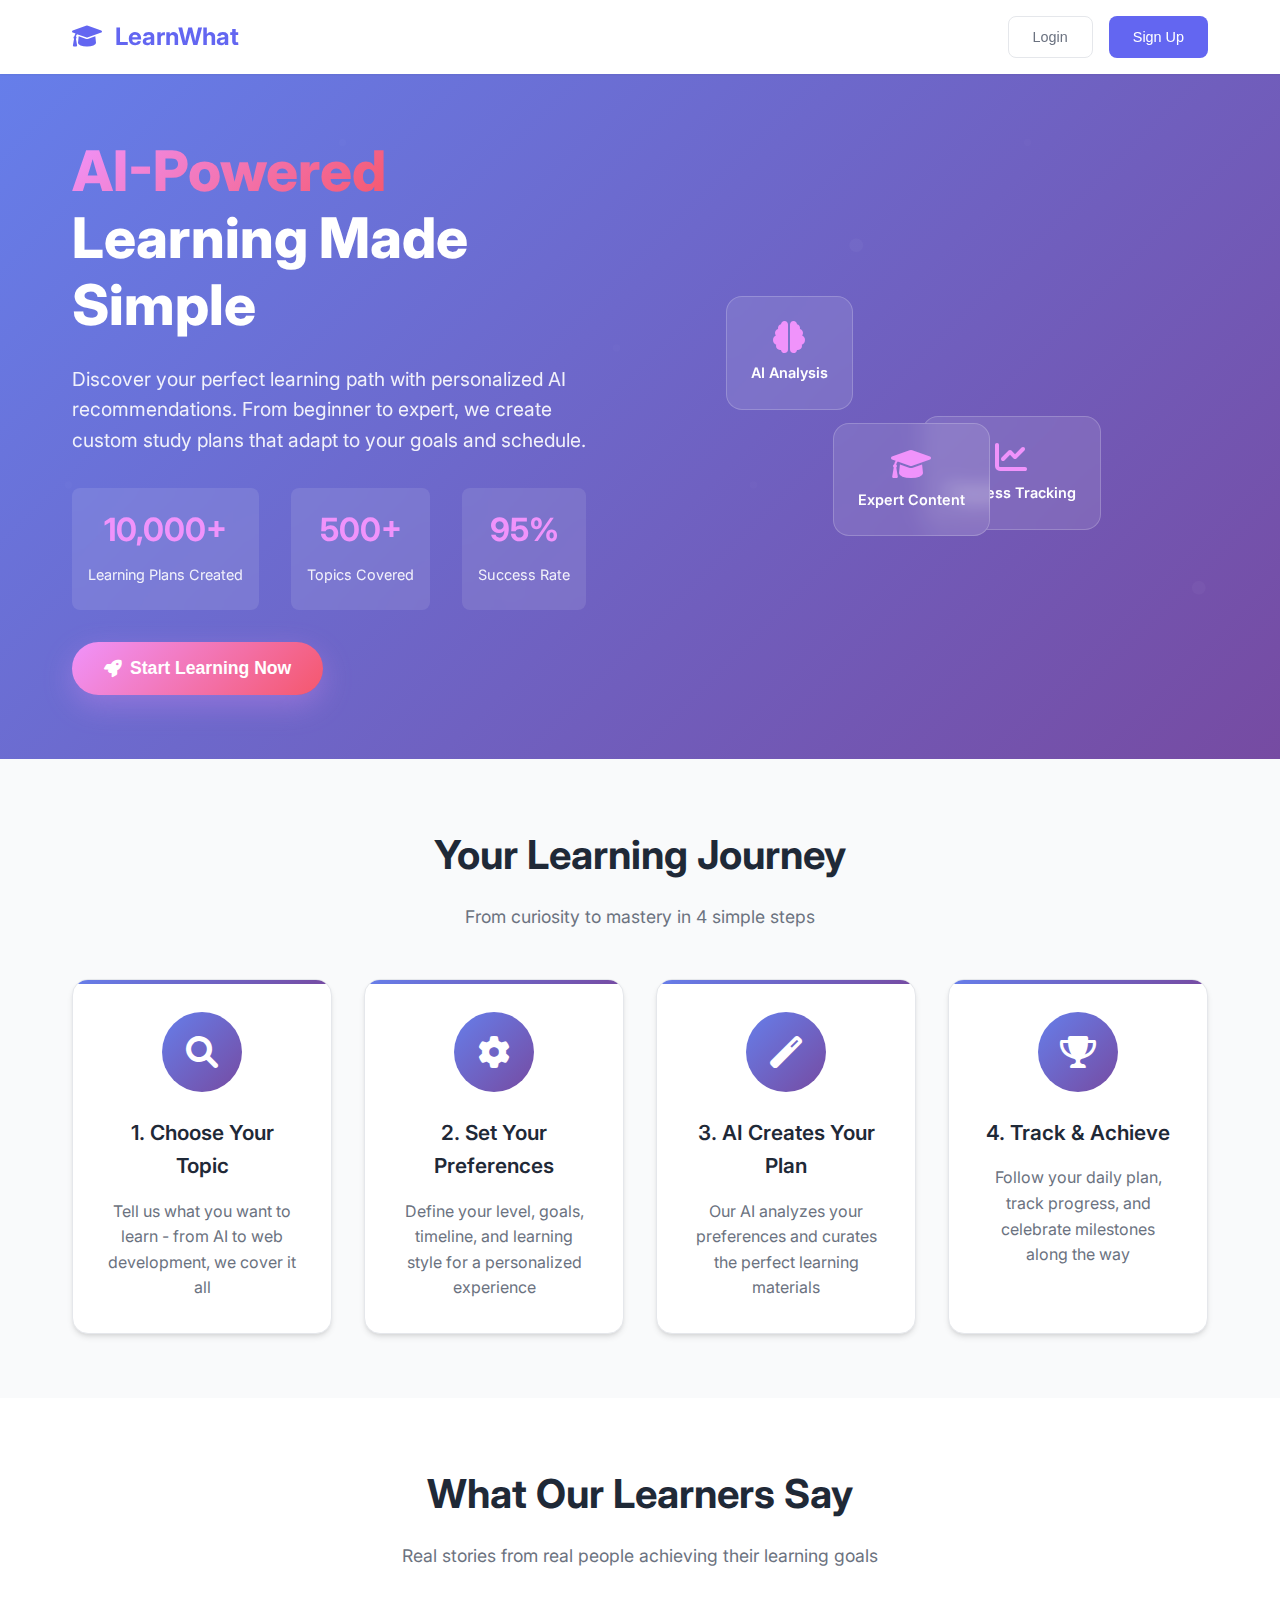
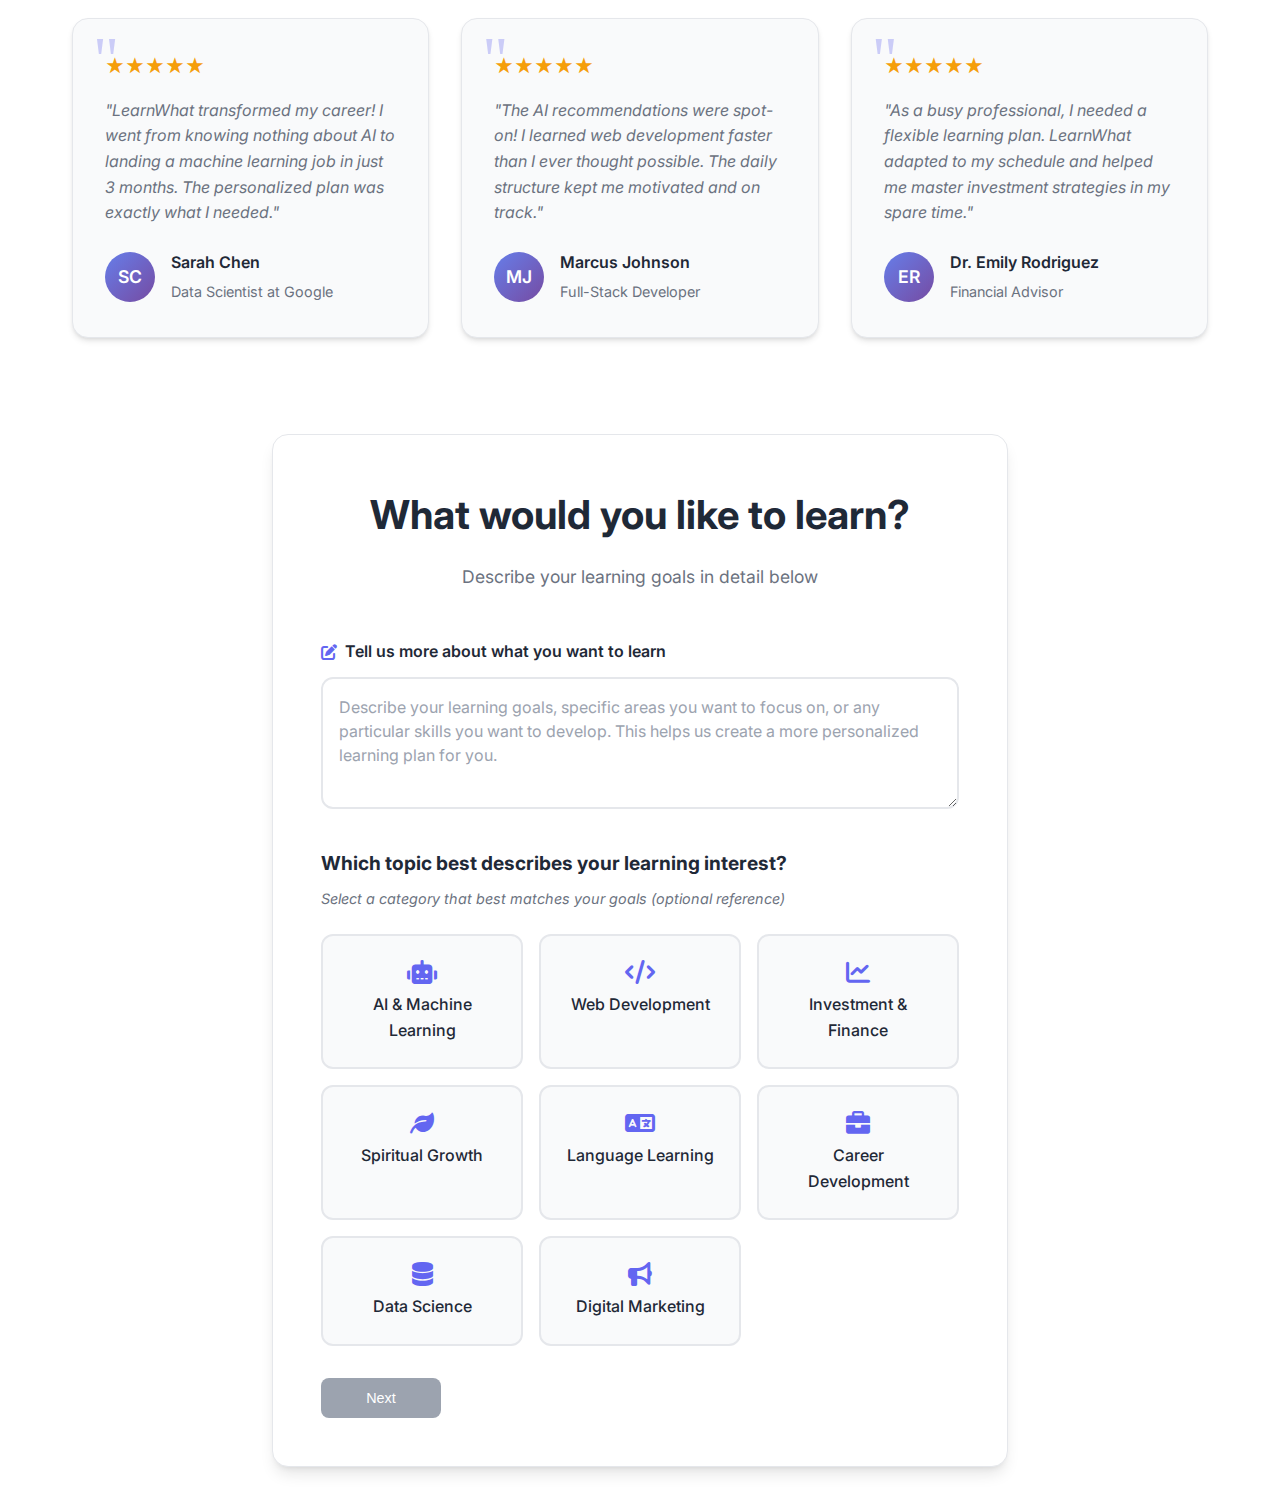
<file: index.html>
<!DOCTYPE html>
<html lang="en">
<head>
    <meta charset="UTF-8">
    <meta name="viewport" content="width=device-width, initial-scale=1.0">
    <title>LearnWhat - AI-Powered Learning Platform</title>
    <link rel="icon" type="image/x-icon" href="data:image/svg+xml,<svg xmlns=%22http://www.w3.org/2000/svg%22 viewBox=%220 0 100 100%22><text y=%22.9em%22 font-size=%2290%22>📚</text></svg>">
    <link rel="stylesheet" href="src/styles/main.css">
    <link href="https://fonts.googleapis.com/css2?family=Inter:wght@300;400;500;600;700&display=swap" rel="stylesheet">
    <link rel="stylesheet" href="https://cdnjs.cloudflare.com/ajax/libs/font-awesome/6.0.0/css/all.min.css">
</head>
<body>
    <!-- Navigation -->
    <nav class="navbar">
        <div class="nav-container">
            <div class="nav-brand">
                <h1><i class="fas fa-graduation-cap"></i> LearnWhat</h1>
            </div>
            <div class="nav-actions">
                <button class="btn-secondary" id="loginBtn">Login</button>
                <button class="btn-primary" id="signupBtn">Sign Up</button>
            </div>
        </div>
    </nav>

    <!-- Hero Section -->
    <section class="hero-section">
        <div class="hero-container">
            <div class="hero-content">
                <h1 class="hero-title">
                    <span class="gradient-text">AI-Powered</span> Learning Made Simple
                </h1>
                <p class="hero-subtitle">
                    Discover your perfect learning path with personalized AI recommendations. 
                    From beginner to expert, we create custom study plans that adapt to your goals and schedule.
                </p>
                <div class="hero-stats">
                    <div class="stat-item">
                        <div class="stat-number">10,000+</div>
                        <div class="stat-label">Learning Plans Created</div>
                    </div>
                    <div class="stat-item">
                        <div class="stat-number">500+</div>
                        <div class="stat-label">Topics Covered</div>
                    </div>
                    <div class="stat-item">
                        <div class="stat-number">95%</div>
                        <div class="stat-label">Success Rate</div>
                    </div>
                </div>
                <div class="hero-cta">
                    <button class="btn-hero" onclick="document.getElementById('step1').scrollIntoView({behavior: 'smooth'})">
                        <i class="fas fa-rocket"></i>
                        Start Learning Now
                    </button>
                </div>
            </div>
            <div class="hero-visual">
                <div class="floating-cards">
                    <div class="floating-card card-1">
                        <i class="fas fa-brain"></i>
                        <span>AI Analysis</span>
                    </div>
                    <div class="floating-card card-2">
                        <i class="fas fa-chart-line"></i>
                        <span>Progress Tracking</span>
                    </div>
                    <div class="floating-card card-3">
                        <i class="fas fa-graduation-cap"></i>
                        <span>Expert Content</span>
                    </div>
                </div>
            </div>
        </div>
    </section>

    <!-- User Journey Section -->
    <section class="journey-section">
        <div class="journey-container">
            <h2 class="section-title">Your Learning Journey</h2>
            <p class="section-subtitle">From curiosity to mastery in 4 simple steps</p>
            
            <div class="journey-steps">
                <div class="journey-step">
                    <div class="step-icon">
                        <i class="fas fa-search"></i>
                    </div>
                    <div class="step-content">
                        <h3>1. Choose Your Topic</h3>
                        <p>Tell us what you want to learn - from AI to web development, we cover it all</p>
                    </div>
                </div>
                
                <div class="journey-step">
                    <div class="step-icon">
                        <i class="fas fa-cog"></i>
                    </div>
                    <div class="step-content">
                        <h3>2. Set Your Preferences</h3>
                        <p>Define your level, goals, timeline, and learning style for a personalized experience</p>
                    </div>
                </div>
                
                <div class="journey-step">
                    <div class="step-icon">
                        <i class="fas fa-magic"></i>
                    </div>
                    <div class="step-content">
                        <h3>3. AI Creates Your Plan</h3>
                        <p>Our AI analyzes your preferences and curates the perfect learning materials</p>
                    </div>
                </div>
                
                <div class="journey-step">
                    <div class="step-icon">
                        <i class="fas fa-trophy"></i>
                    </div>
                    <div class="step-content">
                        <h3>4. Track & Achieve</h3>
                        <p>Follow your daily plan, track progress, and celebrate milestones along the way</p>
                    </div>
                </div>
            </div>
        </div>
    </section>

    <!-- Testimonials Section -->
    <section class="testimonials-section">
        <div class="testimonials-container">
            <h2 class="section-title">What Our Learners Say</h2>
            <p class="section-subtitle">Real stories from real people achieving their learning goals</p>
            
            <div class="testimonials-grid">
                <div class="testimonial-card">
                    <div class="testimonial-content">
                        <div class="stars">★★★★★</div>
                        <p>"LearnWhat transformed my career! I went from knowing nothing about AI to landing a machine learning job in just 3 months. The personalized plan was exactly what I needed."</p>
                    </div>
                    <div class="testimonial-author">
                        <div class="author-avatar">SC</div>
                        <div class="author-info">
                            <h4>Sarah Chen</h4>
                            <span>Data Scientist at Google</span>
                        </div>
                    </div>
                </div>
                
                <div class="testimonial-card">
                    <div class="testimonial-content">
                        <div class="stars">★★★★★</div>
                        <p>"The AI recommendations were spot-on! I learned web development faster than I ever thought possible. The daily structure kept me motivated and on track."</p>
                    </div>
                    <div class="testimonial-author">
                        <div class="author-avatar">MJ</div>
                        <div class="author-info">
                            <h4>Marcus Johnson</h4>
                            <span>Full-Stack Developer</span>
                        </div>
                    </div>
                </div>
                
                <div class="testimonial-card">
                    <div class="testimonial-content">
                        <div class="stars">★★★★★</div>
                        <p>"As a busy professional, I needed a flexible learning plan. LearnWhat adapted to my schedule and helped me master investment strategies in my spare time."</p>
                    </div>
                    <div class="testimonial-author">
                        <div class="author-avatar">ER</div>
                        <div class="author-info">
                            <h4>Dr. Emily Rodriguez</h4>
                            <span>Financial Advisor</span>
                        </div>
                    </div>
                </div>
            </div>
        </div>
    </section>

    <!-- Main Content Container -->
    <main class="main-container">
        <!-- Step 1: Topic Selection -->
        <section id="step1" class="step active">
            <div class="step-container">
                <div class="step-header">
                    <h2>What would you like to learn?</h2>
                    <p>Describe your learning goals in detail below</p>
                </div>
                
                <div class="topic-selection">
                    <div class="description-container">
                        <label for="learningDescription" class="description-label">
                            <i class="fas fa-edit"></i>
                            Tell us more about what you want to learn
                        </label>
                        <textarea id="learningDescription" placeholder="Describe your learning goals, specific areas you want to focus on, or any particular skills you want to develop. This helps us create a more personalized learning plan for you." class="description-input" rows="4"></textarea>
                    </div>
                    
                    <div class="hot-topics">
                        <h3>Which topic best describes your learning interest?</h3>
                        <p class="topic-subtitle">Select a category that best matches your goals (optional reference)</p>
                        <div class="topic-grid">
                            <div class="topic-card" data-topic="AI & Machine Learning">
                                <i class="fas fa-robot"></i>
                                <span>AI & Machine Learning</span>
                            </div>
                            <div class="topic-card" data-topic="Web Development">
                                <i class="fas fa-code"></i>
                                <span>Web Development</span>
                            </div>
                            <div class="topic-card" data-topic="Investment & Finance">
                                <i class="fas fa-chart-line"></i>
                                <span>Investment & Finance</span>
                            </div>
                            <div class="topic-card" data-topic="Spiritual Growth">
                                <i class="fas fa-leaf"></i>
                                <span>Spiritual Growth</span>
                            </div>
                            <div class="topic-card" data-topic="Language Learning">
                                <i class="fas fa-language"></i>
                                <span>Language Learning</span>
                            </div>
                            <div class="topic-card" data-topic="Career Development">
                                <i class="fas fa-briefcase"></i>
                                <span>Career Development</span>
                            </div>
                            <div class="topic-card" data-topic="Data Science">
                                <i class="fas fa-database"></i>
                                <span>Data Science</span>
                            </div>
                            <div class="topic-card" data-topic="Digital Marketing">
                                <i class="fas fa-bullhorn"></i>
                                <span>Digital Marketing</span>
                            </div>
                        </div>
                    </div>
                </div>
                
                <div class="step-actions">
                    <button class="btn-primary" id="nextStep1" disabled>Next</button>
                </div>
            </div>
        </section>

        <!-- Step 2: Learning Preferences -->
        <section id="step2" class="step">
            <div class="step-container">
                <div class="step-header">
                    <h2>Tell us about your learning goals</h2>
                    <p>Help us create the perfect learning plan for you</p>
                </div>
                
                <div class="questions-container">
                    <div class="question">
                        <h3>What's your target level of learning?</h3>
                        <div class="options-grid">
                            <label class="option-card">
                                <input type="radio" name="level" value="beginner">
                                <div class="option-content">
                                    <i class="fas fa-seedling"></i>
                                    <span>Beginner</span>
                                    <small>New to the topic</small>
                                </div>
                            </label>
                            <label class="option-card">
                                <input type="radio" name="level" value="intermediate">
                                <div class="option-content">
                                    <i class="fas fa-tree"></i>
                                    <span>Intermediate</span>
                                    <small>Some experience</small>
                                </div>
                            </label>
                            <label class="option-card">
                                <input type="radio" name="level" value="advanced">
                                <div class="option-content">
                                    <i class="fas fa-mountain"></i>
                                    <span>Advanced</span>
                                    <small>Looking to master</small>
                                </div>
                            </label>
                        </div>
                    </div>
                    
                    <div class="question">
                        <h3>What's the purpose of learning?</h3>
                        <div class="options-grid">
                            <label class="option-card">
                                <input type="radio" name="purpose" value="career">
                                <div class="option-content">
                                    <i class="fas fa-briefcase"></i>
                                    <span>Career Growth</span>
                                    <small>Advance my career</small>
                                </div>
                            </label>
                            <label class="option-card">
                                <input type="radio" name="purpose" value="personal">
                                <div class="option-content">
                                    <i class="fas fa-heart"></i>
                                    <span>Personal Interest</span>
                                    <small>For fun and curiosity</small>
                                </div>
                            </label>
                            <label class="option-card">
                                <input type="radio" name="purpose" value="business">
                                <div class="option-content">
                                    <i class="fas fa-rocket"></i>
                                    <span>Start Business</span>
                                    <small>Entrepreneurial goals</small>
                                </div>
                            </label>
                            <label class="option-card">
                                <input type="radio" name="purpose" value="academic">
                                <div class="option-content">
                                    <i class="fas fa-graduation-cap"></i>
                                    <span>Academic</span>
                                    <small>Research or studies</small>
                                </div>
                            </label>
                        </div>
                    </div>
                    
                    <div class="question">
                        <h3>How many days would you like to spend?</h3>
                        <div class="options-grid">
                            <label class="option-card">
                                <input type="radio" name="duration" value="7">
                                <div class="option-content">
                                    <i class="fas fa-calendar-week"></i>
                                    <span>1 Week</span>
                                    <small>Quick overview</small>
                                </div>
                            </label>
                            <label class="option-card">
                                <input type="radio" name="duration" value="30">
                                <div class="option-content">
                                    <i class="fas fa-calendar-alt"></i>
                                    <span>1 Month</span>
                                    <small>Solid foundation</small>
                                </div>
                            </label>
                            <label class="option-card">
                                <input type="radio" name="duration" value="90">
                                <div class="option-content">
                                    <i class="fas fa-calendar"></i>
                                    <span>3 Months</span>
                                    <small>Deep learning</small>
                                </div>
                            </label>
                            <label class="option-card">
                                <input type="radio" name="duration" value="180">
                                <div class="option-content">
                                    <i class="fas fa-calendar-check"></i>
                                    <span>6 Months</span>
                                    <small>Mastery level</small>
                                </div>
                            </label>
                        </div>
                    </div>
                    
                    <div class="question">
                        <h3>How intense would you like the learning plan to be?</h3>
                        <div class="options-grid">
                            <label class="option-card">
                                <input type="radio" name="intensity" value="light">
                                <div class="option-content">
                                    <i class="fas fa-walking"></i>
                                    <span>Light</span>
                                    <small>30 min/day</small>
                                </div>
                            </label>
                            <label class="option-card">
                                <input type="radio" name="intensity" value="moderate">
                                <div class="option-content">
                                    <i class="fas fa-running"></i>
                                    <span>Moderate</span>
                                    <small>1-2 hours/day</small>
                                </div>
                            </label>
                            <label class="option-card">
                                <input type="radio" name="intensity" value="intensive">
                                <div class="option-content">
                                    <i class="fas fa-fire"></i>
                                    <span>Intensive</span>
                                    <small>3+ hours/day</small>
                                </div>
                            </label>
                        </div>
                    </div>
                </div>
                
                <div class="step-actions">
                    <button class="btn-secondary" id="prevStep2">Previous</button>
                    <button class="btn-primary" id="nextStep2" disabled>Next</button>
                </div>
            </div>
        </section>

        <!-- Step 3: Material Selection -->
        <section id="step3" class="step">
            <div class="step-container">
                <div class="step-header">
                    <h2>Choose your learning materials</h2>
                    <p>Select the types of content you prefer</p>
                </div>
                
                <div class="materials-container">
                    <div class="material-category">
                        <h3><i class="fab fa-youtube"></i> Video Content</h3>
                        <div class="material-options">
                            <label class="material-option">
                                <input type="checkbox" name="materials" value="youtube-tutorials">
                                <span>YouTube Tutorials</span>
                            </label>
                            <label class="material-option">
                                <input type="checkbox" name="materials" value="online-courses">
                                <span>Online Courses</span>
                            </label>
                            <label class="material-option">
                                <input type="checkbox" name="materials" value="webinars">
                                <span>Webinars & Live Sessions</span>
                            </label>
                        </div>
                    </div>
                    
                    <div class="material-category">
                        <h3><i class="fas fa-book"></i> Reading Materials</h3>
                        <div class="material-options">
                            <label class="material-option">
                                <input type="checkbox" name="materials" value="books">
                                <span>Books & eBooks</span>
                            </label>
                            <label class="material-option">
                                <input type="checkbox" name="materials" value="articles">
                                <span>Articles & Blogs</span>
                            </label>
                            <label class="material-option">
                                <input type="checkbox" name="materials" value="academic-papers">
                                <span>Academic Papers</span>
                            </label>
                        </div>
                    </div>
                    
                    <div class="material-category">
                        <h3><i class="fas fa-project-diagram"></i> Hands-on Learning</h3>
                        <div class="material-options">
                            <label class="material-option">
                                <input type="checkbox" name="materials" value="projects">
                                <span>Custom Projects</span>
                            </label>
                            <label class="material-option">
                                <input type="checkbox" name="materials" value="exercises">
                                <span>Practice Exercises</span>
                            </label>
                            <label class="material-option">
                                <input type="checkbox" name="materials" value="challenges">
                                <span>Coding Challenges</span>
                            </label>
                        </div>
                    </div>
                    
                    <div class="material-category">
                        <h3><i class="fas fa-users"></i> Interactive Learning</h3>
                        <div class="material-options">
                            <label class="material-option">
                                <input type="checkbox" name="materials" value="coaching">
                                <span>1-on-1 Coaching</span>
                            </label>
                            <label class="material-option">
                                <input type="checkbox" name="materials" value="study-groups">
                                <span>Study Groups</span>
                            </label>
                            <label class="material-option">
                                <input type="checkbox" name="materials" value="mentorship">
                                <span>Mentorship</span>
                            </label>
                        </div>
                    </div>
                </div>
                
                <div class="step-actions">
                    <button class="btn-secondary" id="prevStep3">Previous</button>
                    <button class="btn-primary" id="nextStep3" disabled>Generate Plan</button>
                </div>
            </div>
        </section>

        <!-- Step 4: Learning Plan Preview -->
        <section id="step4" class="step">
            <div class="step-container">
                <div class="step-header">
                    <h2>Your Personalized Learning Plan</h2>
                    <p>Based on your preferences, here's what we recommend</p>
                </div>
                
                <div class="plan-preview">
                    <div class="plan-summary">
                        <div class="summary-card">
                            <h3>Topic</h3>
                            <p id="planTopic">-</p>
                        </div>
                        <div class="summary-card">
                            <h3>Duration</h3>
                            <p id="planDuration">-</p>
                        </div>
                        <div class="summary-card">
                            <h3>Intensity</h3>
                            <p id="planIntensity">-</p>
                        </div>
                        <div class="summary-card">
                            <h3>Materials</h3>
                            <p id="planMaterials">-</p>
                        </div>
                    </div>
                    
                    <div class="learning-plan-table">
                        <div class="plan-header">
                            <h3>Your Daily Learning Plan</h3>
                            <button class="btn-secondary" id="regeneratePlan">
                                <i class="fas fa-sync-alt"></i> Regenerate Plan
                            </button>
                        </div>
                        <div class="table-container">
                            <table class="learning-table" id="learningTable">
                                <thead>
                                    <tr>
                                        <th>Day</th>
                                        <th>Learning Material</th>
                                        <th>Type</th>
                                        <th>Duration</th>
                                        <th>Status</th>
                                    </tr>
                                </thead>
                                <tbody id="learningTableBody">
                                    <!-- Learning plan will be generated here -->
                                </tbody>
                            </table>
                        </div>
                    </div>
                </div>
                
                <div class="step-actions">
                    <button class="btn-secondary" id="prevStep4">Previous</button>
                    <button class="btn-secondary" id="backToPortal" style="display: none;">Back to Portal</button>
                    <button class="btn-primary" id="registerBtn">Register to View Full Plan</button>
                </div>
            </div>
        </section>
    </main>

    <!-- Registration Modal -->
    <div id="registrationModal" class="modal">
        <div class="modal-content">
            <div class="modal-header">
                <h2>Create Your Account</h2>
                <button class="modal-close" onclick="closeModal()">&times;</button>
            </div>
            <div class="modal-body">
                <form id="registrationForm">
                    <div class="form-group">
                        <label for="fullName">Full Name</label>
                        <input type="text" id="fullName" name="fullName" required>
                    </div>
                    <div class="form-group">
                        <label for="email">Email</label>
                        <input type="email" id="email" name="email" required>
                    </div>
                    <div class="form-group">
                        <label for="password">Password</label>
                        <input type="password" id="password" name="password" required>
                    </div>
                    <div class="form-group">
                        <label for="confirmPassword">Confirm Password</label>
                        <input type="password" id="confirmPassword" name="confirmPassword" required>
                    </div>
                    <button type="submit" class="btn-primary">Create Account</button>
                </form>
            </div>
        </div>
    </div>

    <!-- User Portal (Hidden initially) -->
    <div id="userPortal" class="user-portal hidden">
        <div class="portal-header">
            <div class="portal-nav">
                <h1><i class="fas fa-graduation-cap"></i> LearnWhat</h1>
                <div class="user-info">
                    <span>Welcome back, <strong id="userName">User</strong>!</span>
                    <button class="btn-secondary" id="logoutBtn">Logout</button>
                </div>
            </div>
        </div>
        
        <div class="portal-content">
            <div class="portal-sidebar">
                <div class="sidebar-section">
                    <h3>My Learning</h3>
                    <ul class="sidebar-menu">
                        <li class="active" data-section="dashboard">
                            <i class="fas fa-tachometer-alt"></i>
                            <span>Dashboard</span>
                        </li>
                        <li data-section="plans">
                            <i class="fas fa-list-alt"></i>
                            <span>My Plans</span>
                        </li>
                        <li data-section="create">
                            <i class="fas fa-plus-circle"></i>
                            <span>Create New Plan</span>
                        </li>
                        <li data-section="progress">
                            <i class="fas fa-chart-line"></i>
                            <span>Progress</span>
                        </li>
                    </ul>
                </div>
            </div>
            
            <div class="portal-main">
                <!-- Dashboard Section -->
                <div id="dashboardSection" class="portal-section active">
                    <div class="section-header">
                        <h2>Dashboard</h2>
                        <p>Overview of your learning journey</p>
                    </div>
                    
                    <div class="dashboard-stats">
                        <div class="stat-card">
                            <div class="stat-icon">
                                <i class="fas fa-book-open"></i>
                            </div>
                            <div class="stat-content">
                                <h3 id="totalPlans">0</h3>
                                <p>Learning Plans</p>
                            </div>
                        </div>
                        <div class="stat-card">
                            <div class="stat-icon">
                                <i class="fas fa-check-circle"></i>
                            </div>
                            <div class="stat-content">
                                <h3 id="completedItems">0</h3>
                                <p>Completed Items</p>
                            </div>
                        </div>
                        <div class="stat-card">
                            <div class="stat-icon">
                                <i class="fas fa-clock"></i>
                            </div>
                            <div class="stat-content">
                                <h3 id="studyStreak">0</h3>
                                <p>Day Streak</p>
                            </div>
                        </div>
                    </div>
                    
                    <div class="recent-activity">
                        <h3>Recent Activity</h3>
                        <div id="recentActivityList" class="activity-list">
                            <!-- Recent activity will be loaded here -->
                        </div>
                    </div>
                </div>
                
                <!-- My Plans Section -->
                <div id="plansSection" class="portal-section">
                    <div class="section-header">
                        <h2>My Learning Plans</h2>
                        <p>Manage and track your learning plans</p>
                    </div>
                    
                    <div id="plansList" class="plans-grid">
                        <!-- Learning plans will be loaded here -->
                    </div>
                </div>
                
                <!-- Create New Plan Section -->
                <div id="createSection" class="portal-section">
                    <div class="section-header">
                        <h2>Create New Learning Plan</h2>
                        <p>Start a new learning journey</p>
                    </div>
                    
                    <div class="create-plan-options">
                        <div class="create-option" onclick="app.startNewPlan()">
                            <div class="option-icon">
                                <i class="fas fa-magic"></i>
                            </div>
                            <h3>AI-Powered Plan</h3>
                            <p>Get a personalized learning plan created by our AI</p>
                            <button class="btn-primary">Create with AI</button>
                        </div>
                        
                        <div class="create-option" onclick="app.startCustomPlan()">
                            <div class="option-icon">
                                <i class="fas fa-cogs"></i>
                            </div>
                            <h3>Custom Plan</h3>
                            <p>Build your own learning plan from scratch</p>
                            <button class="btn-secondary">Create Custom</button>
                        </div>
                    </div>
                </div>
                
                <!-- Progress Section -->
                <div id="progressSection" class="portal-section">
                    <div class="section-header">
                        <h2>Learning Progress</h2>
                        <p>Track your learning achievements</p>
                    </div>
                    
                    <div class="progress-overview">
                        <div class="current-plan" id="currentPlanSection">
                            <!-- Current plan progress will be shown here -->
                        </div>
                    </div>
                </div>
            </div>
        </div>
    </div>

    <script src="src/utils/main.js"></script>
</body>
</html>
</file>
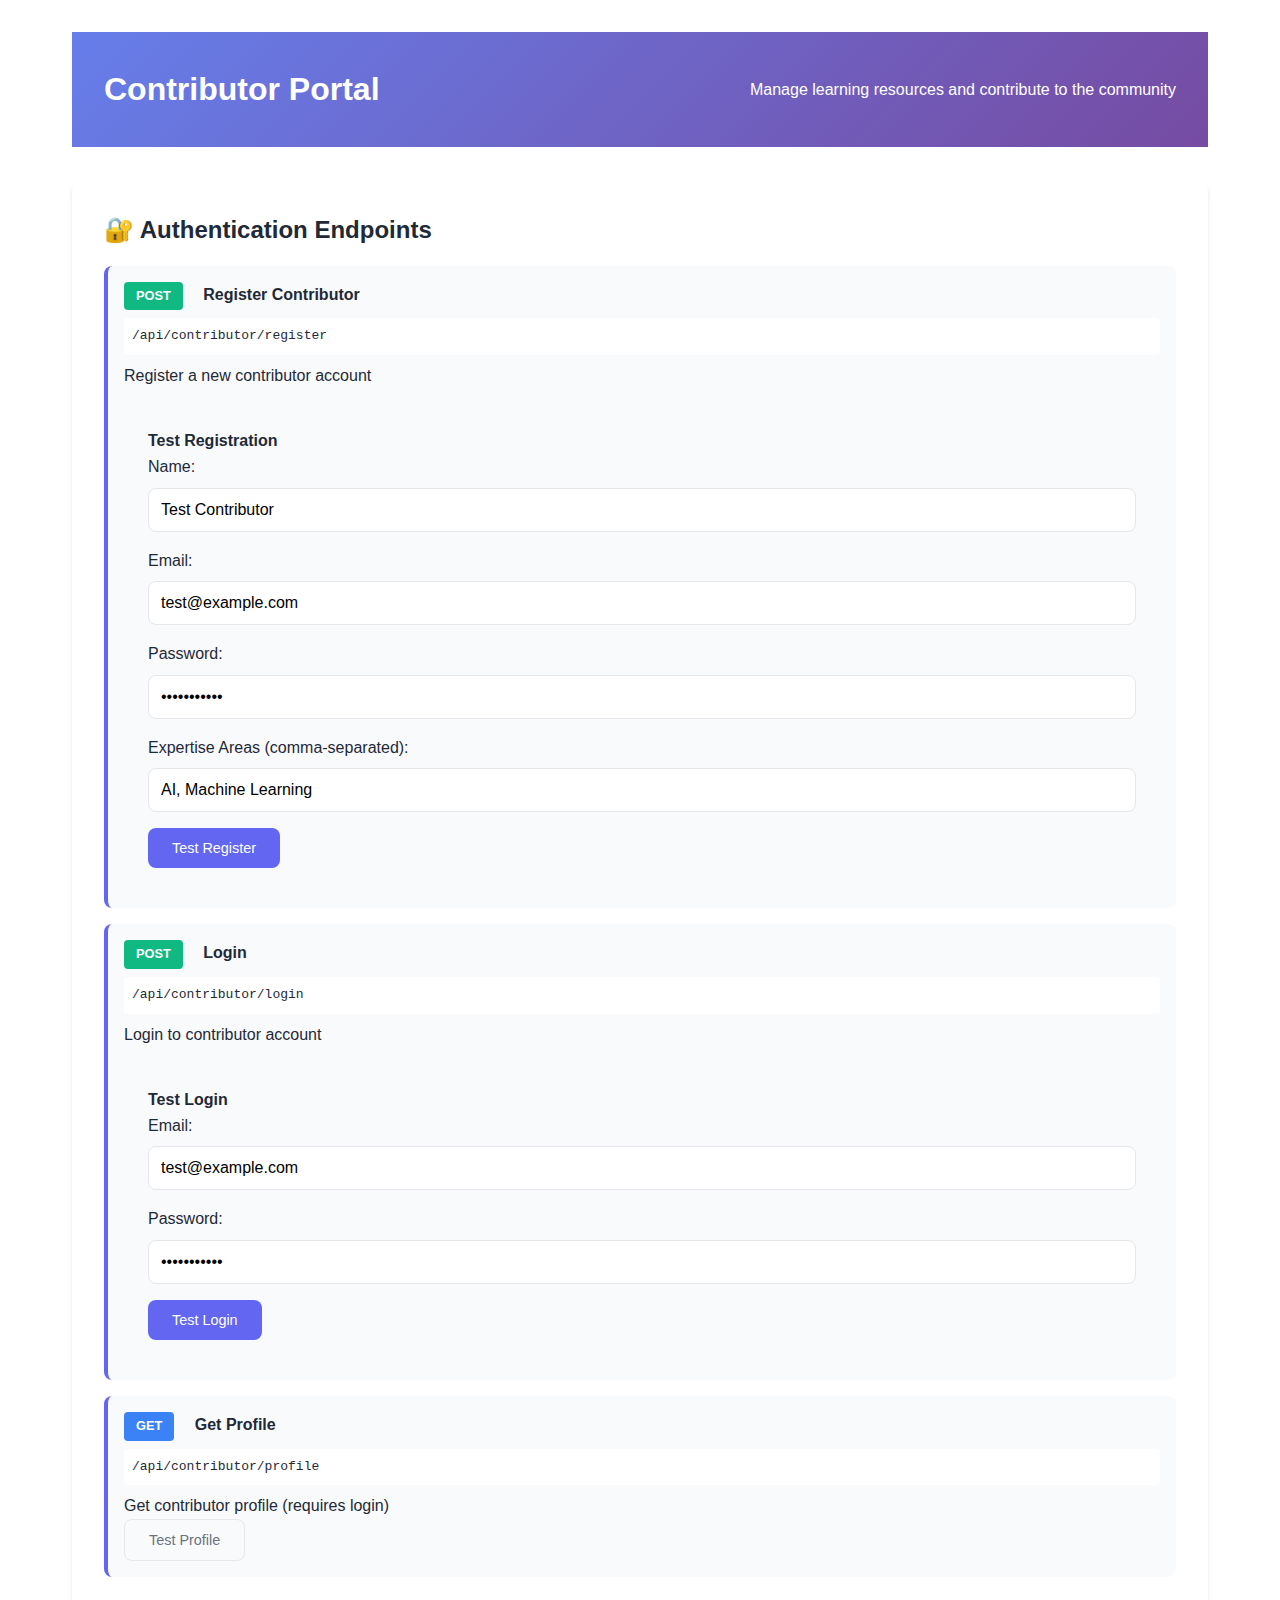
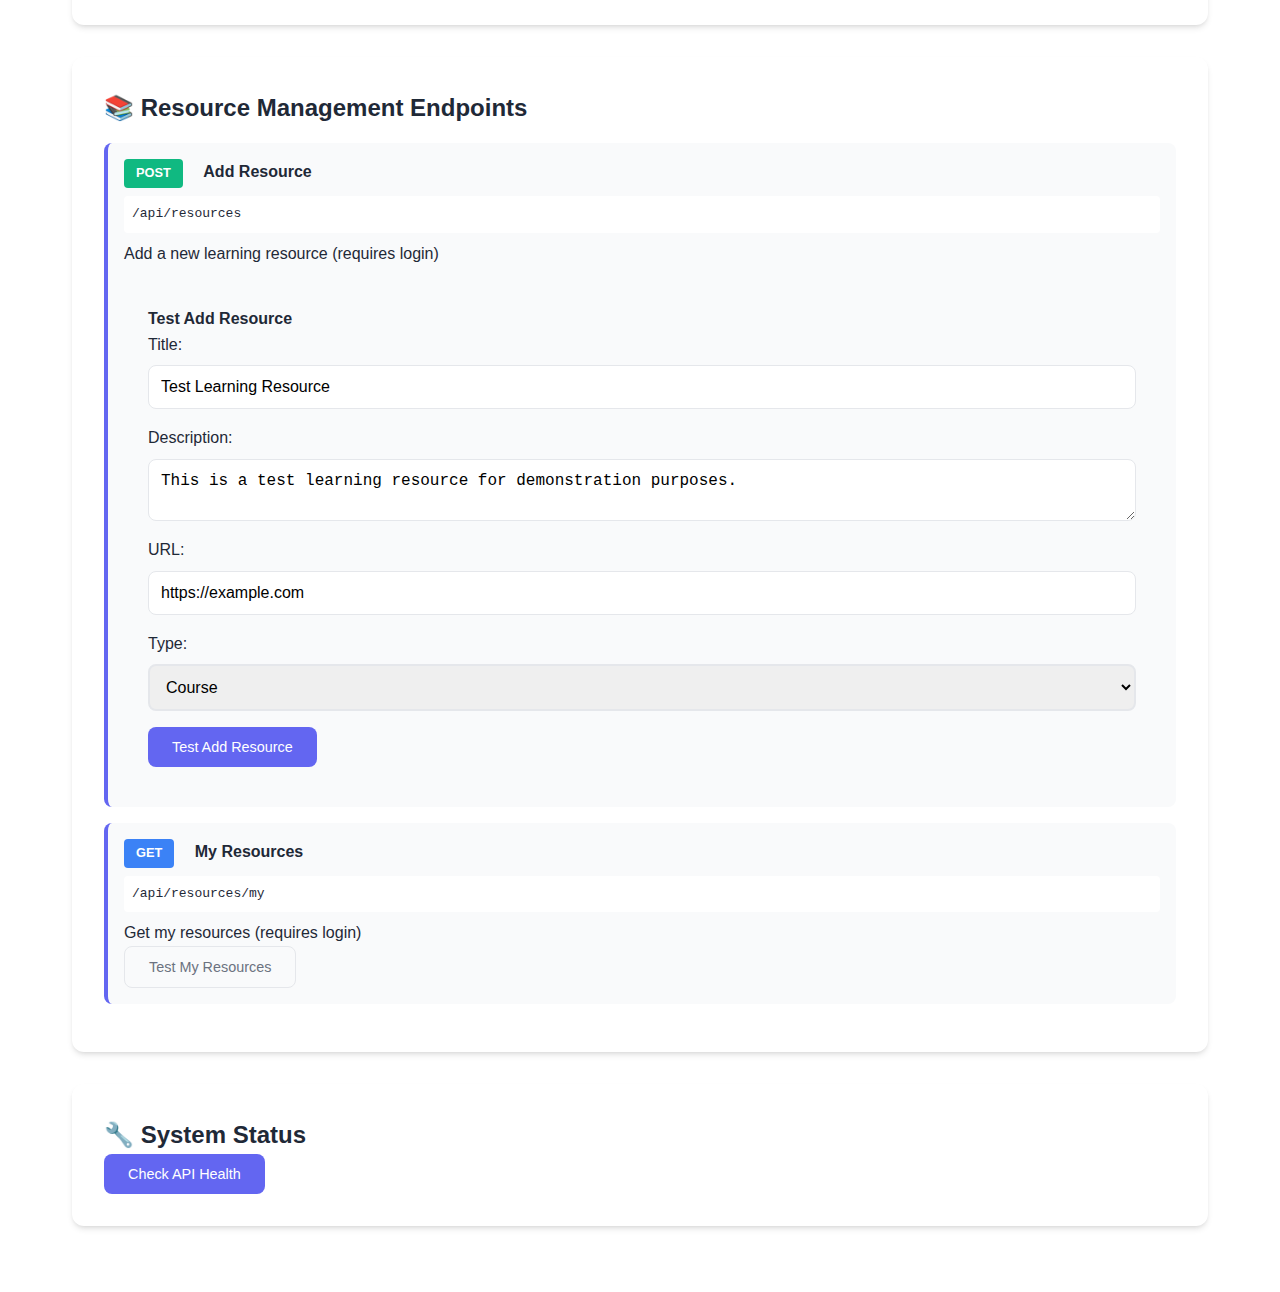
<file: contributor.html>
<!DOCTYPE html>
<html lang="en">
<head>
    <meta charset="UTF-8">
    <meta name="viewport" content="width=device-width, initial-scale=1.0">
    <title>Contributor Portal - LearnWhat</title>
    <link rel="stylesheet" href="src/styles/main.css">
    <style>
        .contributor-container {
            max-width: 1200px;
            margin: 0 auto;
            padding: 2rem;
        }
        .api-section {
            background: var(--bg-primary);
            border-radius: 12px;
            padding: 2rem;
            margin-bottom: 2rem;
            box-shadow: var(--shadow-md);
        }
        .api-endpoint {
            background: var(--bg-secondary);
            border-radius: 8px;
            padding: 1rem;
            margin: 1rem 0;
            border-left: 4px solid var(--primary-color);
        }
        .method {
            display: inline-block;
            padding: 0.25rem 0.75rem;
            border-radius: 4px;
            font-weight: 600;
            font-size: 0.8rem;
            margin-right: 1rem;
        }
        .method.post { background: #10b981; color: white; }
        .method.get { background: #3b82f6; color: white; }
        .method.put { background: #f59e0b; color: white; }
        .method.delete { background: #ef4444; color: white; }
        .url {
            font-family: monospace;
            background: var(--bg-primary);
            padding: 0.5rem;
            border-radius: 4px;
            margin: 0.5rem 0;
        }
        .test-form {
            background: var(--bg-secondary);
            padding: 1.5rem;
            border-radius: 8px;
            margin-top: 1rem;
        }
        .form-group {
            margin-bottom: 1rem;
        }
        .form-group label {
            display: block;
            margin-bottom: 0.5rem;
            font-weight: 500;
        }
        .form-group input, .form-group textarea {
            width: 100%;
            padding: 0.75rem;
            border: 1px solid var(--border-color);
            border-radius: 8px;
            font-size: 1rem;
        }
        .response {
            background: var(--bg-primary);
            border: 1px solid var(--border-color);
            border-radius: 8px;
            padding: 1rem;
            margin-top: 1rem;
            font-family: monospace;
            white-space: pre-wrap;
            max-height: 300px;
            overflow-y: auto;
        }
    </style>
</head>
<body>
    <div class="contributor-container">
        <div class="contributor-header">
            <div class="contributor-nav">
                <h1><i class="fas fa-users"></i> Contributor Portal</h1>
                <p>Manage learning resources and contribute to the community</p>
            </div>
        </div>

        <div class="api-section">
            <h2>🔐 Authentication Endpoints</h2>
            
            <div class="api-endpoint">
                <span class="method post">POST</span>
                <strong>Register Contributor</strong>
                <div class="url">/api/contributor/register</div>
                <p>Register a new contributor account</p>
                
                <div class="test-form">
                    <h4>Test Registration</h4>
                    <div class="form-group">
                        <label>Name:</label>
                        <input type="text" id="regName" value="Test Contributor">
                    </div>
                    <div class="form-group">
                        <label>Email:</label>
                        <input type="email" id="regEmail" value="test@example.com">
                    </div>
                    <div class="form-group">
                        <label>Password:</label>
                        <input type="password" id="regPassword" value="password123">
                    </div>
                    <div class="form-group">
                        <label>Expertise Areas (comma-separated):</label>
                        <input type="text" id="regExpertise" value="AI, Machine Learning">
                    </div>
                    <button class="btn-primary" onclick="testRegister()">Test Register</button>
                    <div id="regResponse" class="response" style="display: none;"></div>
                </div>
            </div>

            <div class="api-endpoint">
                <span class="method post">POST</span>
                <strong>Login</strong>
                <div class="url">/api/contributor/login</div>
                <p>Login to contributor account</p>
                
                <div class="test-form">
                    <h4>Test Login</h4>
                    <div class="form-group">
                        <label>Email:</label>
                        <input type="email" id="loginEmail" value="test@example.com">
                    </div>
                    <div class="form-group">
                        <label>Password:</label>
                        <input type="password" id="loginPassword" value="password123">
                    </div>
                    <button class="btn-primary" onclick="testLogin()">Test Login</button>
                    <div id="loginResponse" class="response" style="display: none;"></div>
                </div>
            </div>

            <div class="api-endpoint">
                <span class="method get">GET</span>
                <strong>Get Profile</strong>
                <div class="url">/api/contributor/profile</div>
                <p>Get contributor profile (requires login)</p>
                <button class="btn-secondary" onclick="testProfile()">Test Profile</button>
                <div id="profileResponse" class="response" style="display: none;"></div>
            </div>
        </div>

        <div class="api-section">
            <h2>📚 Resource Management Endpoints</h2>
            
            <div class="api-endpoint">
                <span class="method post">POST</span>
                <strong>Add Resource</strong>
                <div class="url">/api/resources</div>
                <p>Add a new learning resource (requires login)</p>
                
                <div class="test-form">
                    <h4>Test Add Resource</h4>
                    <div class="form-group">
                        <label>Title:</label>
                        <input type="text" id="resTitle" value="Test Learning Resource">
                    </div>
                    <div class="form-group">
                        <label>Description:</label>
                        <textarea id="resDescription">This is a test learning resource for demonstration purposes.</textarea>
                    </div>
                    <div class="form-group">
                        <label>URL:</label>
                        <input type="url" id="resUrl" value="https://example.com">
                    </div>
                    <div class="form-group">
                        <label>Type:</label>
                        <select id="resType">
                            <option value="Course">Course</option>
                            <option value="Book">Book</option>
                            <option value="Video">Video</option>
                            <option value="Article">Article</option>
                        </select>
                    </div>
                    <button class="btn-primary" onclick="testAddResource()">Test Add Resource</button>
                    <div id="addResResponse" class="response" style="display: none;"></div>
                </div>
            </div>

            <div class="api-endpoint">
                <span class="method get">GET</span>
                <strong>My Resources</strong>
                <div class="url">/api/resources/my</div>
                <p>Get my resources (requires login)</p>
                <button class="btn-secondary" onclick="testMyResources()">Test My Resources</button>
                <div id="myResResponse" class="response" style="display: none;"></div>
            </div>
        </div>

        <div class="api-section">
            <h2>🔧 System Status</h2>
            <button class="btn-primary" onclick="testHealth()">Check API Health</button>
            <div id="healthResponse" class="response" style="display: none;"></div>
        </div>
    </div>

    <script>
        const API_BASE = 'http://localhost:5000';
        let sessionId = null;

        async function makeRequest(endpoint, method = 'GET', data = null) {
            try {
                const options = {
                    method,
                    headers: {
                        'Content-Type': 'application/json',
                    },
                    credentials: 'include'
                };
                
                if (data) {
                    options.body = JSON.stringify(data);
                }

                const response = await fetch(`${API_BASE}${endpoint}`, options);
                const result = await response.json();
                return { success: response.ok, data: result, status: response.status };
            } catch (error) {
                return { success: false, error: error.message };
            }
        }

        function showResponse(elementId, response) {
            const element = document.getElementById(elementId);
            element.style.display = 'block';
            element.textContent = JSON.stringify(response, null, 2);
        }

        async function testRegister() {
            const data = {
                name: document.getElementById('regName').value,
                email: document.getElementById('regEmail').value,
                password: document.getElementById('regPassword').value,
                expertise_areas: document.getElementById('regExpertise').value.split(',').map(s => s.trim()),
                organization: 'Test Organization',
                bio: 'Test contributor bio'
            };
            
            const response = await makeRequest('/api/contributor/register', 'POST', data);
            showResponse('regResponse', response);
        }

        async function testLogin() {
            const data = {
                email: document.getElementById('loginEmail').value,
                password: document.getElementById('loginPassword').value
            };
            
            const response = await makeRequest('/api/contributor/login', 'POST', data);
            if (response.success && response.data.success) {
                sessionId = response.data.session_id;
            }
            showResponse('loginResponse', response);
        }

        async function testProfile() {
            const response = await makeRequest('/api/contributor/profile');
            showResponse('profileResponse', response);
        }

        async function testAddResource() {
            const data = {
                title: document.getElementById('resTitle').value,
                description: document.getElementById('resDescription').value,
                url: document.getElementById('resUrl').value,
                type: document.getElementById('resType').value,
                difficulty: 'Beginner',
                duration: '2 hours',
                hashtags: ['test', 'demo'],
                prerequisites: 'Basic knowledge',
                learning_outcomes: 'Learn test concepts',
                target_audience: 'Beginners'
            };
            
            const response = await makeRequest('/api/resources', 'POST', data);
            showResponse('addResResponse', response);
        }

        async function testMyResources() {
            const response = await makeRequest('/api/resources/my');
            showResponse('myResResponse', response);
        }

        async function testHealth() {
            const response = await makeRequest('/api/health');
            showResponse('healthResponse', response);
        }
    </script>
</body>
</html>
</file>
<file: src/styles/main.css>
/* Reset and Base Styles */
* {
    margin: 0;
    padding: 0;
    box-sizing: border-box;
}

:root {
    --primary-color: #6366f1;
    --primary-dark: #4f46e5;
    --secondary-color: #f59e0b;
    --accent-color: #10b981;
    --text-primary: #1f2937;
    --text-secondary: #6b7280;
    --text-light: #9ca3af;
    --bg-primary: #ffffff;
    --bg-secondary: #f9fafb;
    --bg-dark: #111827;
    --border-color: #e5e7eb;
    --shadow-sm: 0 1px 2px 0 rgb(0 0 0 / 0.05);
    --shadow-md: 0 4px 6px -1px rgb(0 0 0 / 0.1), 0 2px 4px -2px rgb(0 0 0 / 0.1);
    --shadow-lg: 0 10px 15px -3px rgb(0 0 0 / 0.1), 0 4px 6px -4px rgb(0 0 0 / 0.1);
    --shadow-xl: 0 20px 25px -5px rgb(0 0 0 / 0.1), 0 8px 10px -6px rgb(0 0 0 / 0.1);
    --gradient-primary: linear-gradient(135deg, #667eea 0%, #764ba2 100%);
    --gradient-secondary: linear-gradient(135deg, #f093fb 0%, #f5576c 100%);
    --gradient-accent: linear-gradient(135deg, #4facfe 0%, #00f2fe 100%);
}

body {
    font-family: 'Inter', -apple-system, BlinkMacSystemFont, 'Segoe UI', Roboto, sans-serif;
    line-height: 1.6;
    color: var(--text-primary);
    background-color: var(--bg-primary);
}

/* Navigation */
.navbar {
    background: var(--bg-primary);
    box-shadow: var(--shadow-sm);
    position: sticky;
    top: 0;
    z-index: 100;
}

.nav-container {
    max-width: 1200px;
    margin: 0 auto;
    padding: 1rem 2rem;
    display: flex;
    justify-content: space-between;
    align-items: center;
}

.nav-brand h1 {
    color: var(--primary-color);
    font-size: 1.5rem;
    font-weight: 700;
}

.nav-brand i {
    margin-right: 0.5rem;
}

.nav-actions {
    display: flex;
    gap: 1rem;
}

/* Buttons */
.btn-primary, .btn-secondary {
    padding: 0.75rem 1.5rem;
    border-radius: 8px;
    font-weight: 500;
    cursor: pointer;
    transition: all 0.3s ease;
    border: none;
    font-size: 0.9rem;
}

.btn-primary {
    background: var(--primary-color);
    color: white;
}

.btn-primary:hover:not(:disabled) {
    background: var(--primary-dark);
    transform: translateY(-1px);
}

.btn-primary:disabled {
    background: var(--text-light);
    cursor: not-allowed;
}

.btn-secondary {
    background: transparent;
    color: var(--text-secondary);
    border: 1px solid var(--border-color);
}

.btn-secondary:hover {
    background: var(--bg-secondary);
    border-color: var(--primary-color);
    color: var(--primary-color);
}

/* Hero Section */
.hero-section {
    background: linear-gradient(135deg, #667eea 0%, #764ba2 100%);
    padding: 4rem 0;
    color: white;
    position: relative;
    overflow: hidden;
}

.hero-section::before {
    content: '';
    position: absolute;
    top: 0;
    left: 0;
    right: 0;
    bottom: 0;
    background: url('data:image/svg+xml,<svg xmlns="http://www.w3.org/2000/svg" viewBox="0 0 100 100"><defs><pattern id="grain" width="100" height="100" patternUnits="userSpaceOnUse"><circle cx="25" cy="25" r="1" fill="rgba(255,255,255,0.1)"/><circle cx="75" cy="75" r="1" fill="rgba(255,255,255,0.1)"/><circle cx="50" cy="10" r="0.5" fill="rgba(255,255,255,0.05)"/><circle cx="10" cy="60" r="0.5" fill="rgba(255,255,255,0.05)"/><circle cx="90" cy="40" r="0.5" fill="rgba(255,255,255,0.05)"/></pattern></defs><rect width="100" height="100" fill="url(%23grain)"/></svg>');
    opacity: 0.3;
}

.hero-container {
    max-width: 1200px;
    margin: 0 auto;
    padding: 0 2rem;
    display: grid;
    grid-template-columns: 1fr 1fr;
    gap: 4rem;
    align-items: center;
    position: relative;
    z-index: 1;
}

.hero-content {
    animation: fadeInUp 0.8s ease forwards;
}

.hero-title {
    font-size: 3.5rem;
    font-weight: 800;
    margin-bottom: 1.5rem;
    line-height: 1.2;
}

.gradient-text {
    background: linear-gradient(135deg, #f093fb 0%, #f5576c 100%);
    -webkit-background-clip: text;
    -webkit-text-fill-color: transparent;
    background-clip: text;
}

.hero-subtitle {
    font-size: 1.2rem;
    margin-bottom: 2rem;
    opacity: 0.9;
    line-height: 1.6;
}

.hero-stats {
    display: flex;
    gap: 2rem;
    margin-bottom: 2rem;
}

.stat-item {
    text-align: center;
}

.stat-number {
    font-size: 2rem;
    font-weight: 700;
    color: #f093fb;
    margin-bottom: 0.5rem;
}

.stat-label {
    font-size: 0.9rem;
    opacity: 0.8;
}

.btn-hero {
    background: linear-gradient(135deg, #f093fb 0%, #f5576c 100%);
    color: white;
    border: none;
    padding: 1rem 2rem;
    border-radius: 50px;
    font-size: 1.1rem;
    font-weight: 600;
    cursor: pointer;
    transition: all 0.3s ease;
    display: inline-flex;
    align-items: center;
    gap: 0.5rem;
    box-shadow: 0 10px 30px rgba(240, 147, 251, 0.3);
}

.btn-hero:hover {
    transform: translateY(-2px);
    box-shadow: 0 15px 40px rgba(240, 147, 251, 0.4);
}

.hero-visual {
    position: relative;
    height: 400px;
    display: flex;
    align-items: center;
    justify-content: center;
}

.floating-cards {
    position: relative;
    width: 100%;
    height: 100%;
}

.floating-card {
    position: absolute;
    background: rgba(255, 255, 255, 0.1);
    backdrop-filter: blur(10px);
    border: 1px solid rgba(255, 255, 255, 0.2);
    border-radius: 16px;
    padding: 1.5rem;
    color: white;
    display: flex;
    flex-direction: column;
    align-items: center;
    gap: 0.5rem;
    animation: float 6s ease-in-out infinite;
}

.floating-card i {
    font-size: 2rem;
    color: #f093fb;
}

.floating-card span {
    font-weight: 600;
    font-size: 0.9rem;
}

.card-1 {
    top: 20%;
    left: 10%;
    animation-delay: 0s;
}

.card-2 {
    top: 50%;
    right: 20%;
    animation-delay: 2s;
}

.card-3 {
    bottom: 20%;
    left: 30%;
    animation-delay: 4s;
}

@keyframes float {
    0%, 100% { transform: translateY(0px); }
    50% { transform: translateY(-20px); }
}

/* Journey Section */
.journey-section {
    padding: 4rem 0;
    background: var(--bg-secondary);
}

.journey-container {
    max-width: 1200px;
    margin: 0 auto;
    padding: 0 2rem;
}

.section-title {
    text-align: center;
    font-size: 2.5rem;
    font-weight: 700;
    margin-bottom: 1rem;
    color: var(--text-primary);
}

.section-subtitle {
    text-align: center;
    font-size: 1.1rem;
    color: var(--text-secondary);
    margin-bottom: 3rem;
}

.journey-steps {
    display: grid;
    grid-template-columns: repeat(auto-fit, minmax(250px, 1fr));
    gap: 2rem;
}

.journey-step {
    background: var(--bg-primary);
    border-radius: 16px;
    padding: 2rem;
    text-align: center;
    box-shadow: var(--shadow-md);
    border: 1px solid var(--border-color);
    transition: all 0.3s ease;
    position: relative;
    overflow: hidden;
}

.journey-step::before {
    content: '';
    position: absolute;
    top: 0;
    left: 0;
    right: 0;
    height: 4px;
    background: var(--gradient-primary);
}

.journey-step:hover {
    transform: translateY(-5px);
    box-shadow: var(--shadow-lg);
}

.step-icon {
    width: 80px;
    height: 80px;
    background: var(--gradient-primary);
    border-radius: 50%;
    display: flex;
    align-items: center;
    justify-content: center;
    margin: 0 auto 1.5rem;
    color: white;
    font-size: 2rem;
}

.step-content h3 {
    font-size: 1.3rem;
    font-weight: 600;
    margin-bottom: 1rem;
    color: var(--text-primary);
}

.step-content p {
    color: var(--text-secondary);
    line-height: 1.6;
}

/* Testimonials Section */
.testimonials-section {
    padding: 4rem 0;
    background: var(--bg-primary);
}

.testimonials-container {
    max-width: 1200px;
    margin: 0 auto;
    padding: 0 2rem;
}

.testimonials-grid {
    display: grid;
    grid-template-columns: repeat(auto-fit, minmax(350px, 1fr));
    gap: 2rem;
}

.testimonial-card {
    background: var(--bg-secondary);
    border-radius: 16px;
    padding: 2rem;
    box-shadow: var(--shadow-md);
    border: 1px solid var(--border-color);
    transition: all 0.3s ease;
    position: relative;
}

.testimonial-card::before {
    content: '"';
    position: absolute;
    top: -10px;
    left: 20px;
    font-size: 4rem;
    color: var(--primary-color);
    opacity: 0.3;
    font-family: serif;
}

.testimonial-card:hover {
    transform: translateY(-5px);
    box-shadow: var(--shadow-lg);
}

.testimonial-content {
    margin-bottom: 1.5rem;
}

.stars {
    color: var(--secondary-color);
    font-size: 1.2rem;
    margin-bottom: 1rem;
}

.testimonial-content p {
    color: var(--text-secondary);
    line-height: 1.6;
    font-style: italic;
}

.testimonial-author {
    display: flex;
    align-items: center;
    gap: 1rem;
}

.author-avatar {
    width: 50px;
    height: 50px;
    background: var(--gradient-primary);
    border-radius: 50%;
    display: flex;
    align-items: center;
    justify-content: center;
    color: white;
    font-weight: 600;
    font-size: 1.1rem;
}

.author-info h4 {
    font-weight: 600;
    margin-bottom: 0.25rem;
    color: var(--text-primary);
}

.author-info span {
    color: var(--text-secondary);
    font-size: 0.9rem;
}

/* Main Container */
.main-container {
    min-height: calc(100vh - 80px);
    padding: 2rem 0;
}

.step {
    display: none;
    max-width: 800px;
    margin: 0 auto;
    padding: 0 2rem;
}

.step.active {
    display: block;
}

.step-container {
    background: var(--bg-primary);
    border-radius: 16px;
    padding: 3rem;
    box-shadow: var(--shadow-lg);
    border: 1px solid var(--border-color);
}

.step-header {
    text-align: center;
    margin-bottom: 3rem;
}

.step-header h2 {
    font-size: 2.5rem;
    font-weight: 700;
    margin-bottom: 1rem;
    color: var(--text-primary);
}

.step-header p {
    font-size: 1.1rem;
    color: var(--text-secondary);
}

/* Step 1: Topic Selection */

.description-container {
    margin-bottom: 2rem;
}

.description-label {
    display: flex;
    align-items: center;
    gap: 0.5rem;
    margin-bottom: 0.75rem;
    font-weight: 600;
    color: var(--text-primary);
    font-size: 1rem;
}

.description-label i {
    color: var(--primary-color);
}

.description-input {
    width: 100%;
    padding: 1rem;
    border: 2px solid var(--border-color);
    border-radius: 12px;
    font-size: 1rem;
    font-family: inherit;
    line-height: 1.5;
    resize: vertical;
    min-height: 100px;
    transition: all 0.3s ease;
}

.description-input:focus {
    outline: none;
    border-color: var(--primary-color);
    box-shadow: 0 0 0 3px rgba(99, 102, 241, 0.1);
}

.description-input::placeholder {
    color: var(--text-light);
}

.hot-topics h3 {
    margin-bottom: 0.5rem;
    color: var(--text-primary);
    font-size: 1.2rem;
}

.topic-subtitle {
    margin-bottom: 1.5rem;
    color: var(--text-secondary);
    font-size: 0.9rem;
    font-style: italic;
}

.topic-grid {
    display: grid;
    grid-template-columns: repeat(auto-fit, minmax(200px, 1fr));
    gap: 1rem;
    margin-bottom: 2rem;
}

.topic-card {
    background: var(--bg-secondary);
    border: 2px solid var(--border-color);
    border-radius: 12px;
    padding: 1.5rem;
    text-align: center;
    cursor: pointer;
    transition: all 0.3s ease;
    display: flex;
    flex-direction: column;
    align-items: center;
    gap: 0.5rem;
}

.topic-card:hover {
    border-color: var(--primary-color);
    background: var(--bg-primary);
    transform: translateY(-2px);
    box-shadow: var(--shadow-md);
}

.topic-card.selected {
    border-color: var(--primary-color);
    background: rgba(99, 102, 241, 0.1);
    color: var(--primary-color);
}

.topic-card i {
    font-size: 1.5rem;
    color: var(--primary-color);
}

.topic-card span {
    font-weight: 500;
}

/* Step 2: Learning Preferences */
.questions-container {
    margin-bottom: 3rem;
}

.question {
    margin-bottom: 3rem;
}

.question h3 {
    font-size: 1.3rem;
    font-weight: 600;
    margin-bottom: 1.5rem;
    color: var(--text-primary);
}

.options-grid {
    display: grid;
    grid-template-columns: repeat(auto-fit, minmax(200px, 1fr));
    gap: 1rem;
}

.option-card {
    background: var(--bg-secondary);
    border: 2px solid var(--border-color);
    border-radius: 12px;
    padding: 1.5rem;
    cursor: pointer;
    transition: all 0.3s ease;
    position: relative;
}

.option-card:hover {
    border-color: var(--primary-color);
    background: var(--bg-primary);
    transform: translateY(-2px);
    box-shadow: var(--shadow-md);
}

.option-card input[type="radio"] {
    position: absolute;
    opacity: 0;
}

.option-card input[type="radio"]:checked + .option-content {
    color: var(--primary-color);
}

.option-card input[type="radio"]:checked + .option-content {
    background: rgba(99, 102, 241, 0.1);
}

.option-content {
    display: flex;
    flex-direction: column;
    align-items: center;
    text-align: center;
    gap: 0.5rem;
    padding: 1rem;
    border-radius: 8px;
    transition: all 0.3s ease;
}

.option-content i {
    font-size: 1.5rem;
    color: var(--primary-color);
}

.option-content span {
    font-weight: 600;
    font-size: 1rem;
}

.option-content small {
    color: var(--text-light);
    font-size: 0.8rem;
}

/* Step 3: Material Selection */
.materials-container {
    margin-bottom: 3rem;
}

.material-category {
    background: var(--bg-secondary);
    border-radius: 12px;
    padding: 2rem;
    margin-bottom: 2rem;
    border: 1px solid var(--border-color);
}

.material-category h3 {
    font-size: 1.2rem;
    font-weight: 600;
    margin-bottom: 1.5rem;
    color: var(--text-primary);
    display: flex;
    align-items: center;
    gap: 0.5rem;
}

.material-category h3 i {
    color: var(--primary-color);
}

.material-options {
    display: grid;
    grid-template-columns: repeat(auto-fit, minmax(250px, 1fr));
    gap: 1rem;
}

.material-option {
    display: flex;
    align-items: center;
    gap: 0.75rem;
    padding: 1rem;
    background: var(--bg-primary);
    border: 1px solid var(--border-color);
    border-radius: 8px;
    cursor: pointer;
    transition: all 0.3s ease;
}

.material-option:hover {
    border-color: var(--primary-color);
    background: rgba(99, 102, 241, 0.05);
}

.material-option input[type="checkbox"] {
    width: 18px;
    height: 18px;
    accent-color: var(--primary-color);
}

.material-option span {
    font-weight: 500;
}

/* Step 4: Plan Preview */
.plan-preview {
    margin-bottom: 3rem;
}

.learning-materials {
    background: var(--bg-secondary);
    border-radius: 12px;
    padding: 2rem;
    border: 1px solid var(--border-color);
    margin-top: 2rem;
}

.materials-header {
    display: flex;
    justify-content: space-between;
    align-items: center;
    margin-bottom: 1.5rem;
}

.materials-header h3 {
    color: var(--text-primary);
    margin: 0;
}

.materials-header .btn-secondary {
    padding: 0.5rem 1rem;
    font-size: 0.9rem;
}

.materials-header .btn-secondary i {
    margin-right: 0.5rem;
}

.materials-grid {
    display: grid;
    grid-template-columns: repeat(auto-fit, minmax(300px, 1fr));
    gap: 1.5rem;
}

.material-card {
    background: var(--bg-primary);
    border-radius: 12px;
    padding: 1.5rem;
    border: 1px solid var(--border-color);
    transition: all 0.3s ease;
    position: relative;
    overflow: hidden;
}

.material-card:hover {
    transform: translateY(-4px);
    box-shadow: var(--shadow-lg);
    border-color: var(--primary-color);
}

.material-card::before {
    content: '';
    position: absolute;
    top: 0;
    left: 0;
    right: 0;
    height: 3px;
    background: var(--gradient-primary);
}

.material-header {
    display: flex;
    align-items: center;
    gap: 1rem;
    margin-bottom: 1rem;
}

.material-icon {
    width: 40px;
    height: 40px;
    background: var(--gradient-primary);
    border-radius: 8px;
    display: flex;
    align-items: center;
    justify-content: center;
    color: white;
    font-size: 1.2rem;
}

.material-info h4 {
    font-weight: 600;
    margin-bottom: 0.25rem;
    color: var(--text-primary);
}

.material-info .material-type {
    color: var(--text-secondary);
    font-size: 0.9rem;
}

.material-description {
    color: var(--text-secondary);
    margin-bottom: 1rem;
    line-height: 1.5;
}

.material-meta {
    display: flex;
    justify-content: space-between;
    align-items: center;
    margin-bottom: 1rem;
}

.material-duration {
    background: rgba(99, 102, 241, 0.1);
    color: var(--primary-color);
    padding: 0.25rem 0.75rem;
    border-radius: 20px;
    font-size: 0.8rem;
    font-weight: 500;
}

.material-difficulty {
    display: flex;
    align-items: center;
    gap: 0.25rem;
}

.difficulty-dot {
    width: 8px;
    height: 8px;
    border-radius: 50%;
    background: var(--text-light);
}

.difficulty-dot.active {
    background: var(--secondary-color);
}

.material-link {
    display: inline-flex;
    align-items: center;
    gap: 0.5rem;
    color: var(--primary-color);
    text-decoration: none;
    font-weight: 500;
    transition: all 0.3s ease;
}

.material-link:hover {
    color: var(--primary-dark);
    transform: translateX(4px);
}

.material-link i {
    transition: transform 0.3s ease;
}

.material-link:hover i {
    transform: translateX(4px);
}

.ai-badge {
    background: linear-gradient(135deg, #667eea 0%, #764ba2 100%);
    color: white;
    padding: 0.2rem 0.5rem;
    border-radius: 12px;
    font-size: 0.7rem;
    font-weight: 600;
    margin-left: 0.5rem;
    display: inline-block;
}

.loading-materials {
    text-align: center;
    padding: 3rem;
    color: var(--text-secondary);
    font-size: 1.1rem;
}

.loading-materials i {
    font-size: 1.5rem;
    margin-right: 0.5rem;
    color: var(--primary-color);
}

.plan-summary {
    display: grid;
    grid-template-columns: repeat(auto-fit, minmax(150px, 1fr));
    gap: 1rem;
    margin-bottom: 2rem;
}

.summary-card {
    background: var(--bg-secondary);
    border-radius: 8px;
    padding: 1.5rem;
    text-align: center;
    border: 1px solid var(--border-color);
}

.summary-card h3 {
    font-size: 0.9rem;
    color: var(--text-light);
    margin-bottom: 0.5rem;
    text-transform: uppercase;
    letter-spacing: 0.5px;
}

.summary-card p {
    font-weight: 600;
    color: var(--text-primary);
}

.learning-plan-table {
    background: var(--bg-secondary);
    border-radius: 12px;
    padding: 2rem;
    border: 1px solid var(--border-color);
    margin-top: 2rem;
}

.plan-header {
    display: flex;
    justify-content: space-between;
    align-items: center;
    margin-bottom: 1.5rem;
}

.plan-header h3 {
    color: var(--text-primary);
    margin: 0;
}

.plan-header .btn-secondary {
    padding: 0.5rem 1rem;
    font-size: 0.9rem;
}

.plan-header .btn-secondary i {
    margin-right: 0.5rem;
}

.table-container {
    overflow-x: auto;
    border-radius: 8px;
    border: 1px solid var(--border-color);
    max-width: 100%;
    -webkit-overflow-scrolling: touch;
}

.learning-table {
    width: 100%;
    min-width: 800px;
    border-collapse: collapse;
    background: var(--bg-primary);
    font-size: 0.9rem;
}

.learning-table thead {
    background: var(--primary-color);
    color: white;
}

.learning-table th {
    padding: 1rem;
    text-align: left;
    font-weight: 600;
    font-size: 0.9rem;
    text-transform: uppercase;
    letter-spacing: 0.5px;
}

.learning-table td {
    padding: 1rem;
    border-bottom: 1px solid var(--border-color);
    vertical-align: top;
}

.learning-table tbody tr:hover {
    background: rgba(99, 102, 241, 0.05);
}

.learning-table tbody tr:last-child td {
    border-bottom: none;
}

.day-cell {
    font-weight: 600;
    color: var(--primary-color);
    min-width: 80px;
}

.material-cell {
    min-width: 300px;
}

.material-link {
    color: var(--primary-color);
    text-decoration: none;
    font-weight: 500;
    display: inline-flex;
    align-items: center;
    gap: 0.5rem;
    transition: all 0.3s ease;
}

.material-link:hover {
    color: var(--primary-dark);
    text-decoration: underline;
}

.material-link i {
    font-size: 0.8rem;
}

.material-title {
    font-weight: 600;
    color: var(--text-primary);
    margin-bottom: 0.25rem;
}

.material-description {
    font-size: 0.8rem;
    color: var(--text-secondary);
    margin-top: 0.25rem;
    line-height: 1.4;
}

.relevance-score {
    font-size: 0.75rem;
    color: var(--primary-color);
    font-weight: 600;
    margin-top: 0.25rem;
}

.learning-outcome {
    font-size: 0.75rem;
    color: var(--text-light);
    margin-top: 0.25rem;
    font-style: italic;
}

.material-preview {
    margin-top: 0.5rem;
}

.preview-btn {
    background: rgba(99, 102, 241, 0.1);
    color: var(--primary-color);
    border: 1px solid rgba(99, 102, 241, 0.3);
    padding: 0.25rem 0.75rem;
    border-radius: 6px;
    font-size: 0.8rem;
    cursor: pointer;
    transition: all 0.3s ease;
    display: inline-flex;
    align-items: center;
    gap: 0.25rem;
}

.preview-btn:hover {
    background: rgba(99, 102, 241, 0.2);
    border-color: var(--primary-color);
}

.preview-btn i {
    font-size: 0.7rem;
}

.rest-day-badge {
    background: rgba(156, 163, 175, 0.1);
    color: var(--text-light);
}

.cost-info {
    font-size: 0.75rem;
    color: var(--accent-color);
    font-weight: 500;
    margin-top: 0.25rem;
    padding: 0.125rem 0.5rem;
    background: rgba(16, 185, 129, 0.1);
    border-radius: 12px;
    display: inline-block;
}

.type-cell {
    min-width: 120px;
}

.type-badge {
    background: rgba(99, 102, 241, 0.1);
    color: var(--primary-color);
    padding: 0.25rem 0.75rem;
    border-radius: 20px;
    font-size: 0.8rem;
    font-weight: 500;
    display: inline-block;
}

.duration-cell {
    min-width: 100px;
    color: var(--text-secondary);
    font-size: 0.9rem;
}

.cost-cell {
    min-width: 120px;
    text-align: center;
    font-size: 0.9rem;
    color: var(--text-secondary);
    font-weight: 500;
}

.status-cell {
    min-width: 100px;
}

.status-checkbox {
    width: 20px;
    height: 20px;
    accent-color: var(--primary-color);
    cursor: pointer;
}

.status-checkbox:checked {
    background: var(--primary-color);
}

.completed-row {
    background: rgba(16, 185, 129, 0.05);
}

.completed-row .material-link {
    text-decoration: line-through;
    color: var(--text-light);
}

.completed-row .type-badge {
    background: rgba(16, 185, 129, 0.1);
    color: var(--accent-color);
}

.dashboard-table {
    width: 100%;
    border-collapse: collapse;
    background: var(--bg-primary);
    border-radius: 8px;
    overflow: hidden;
    border: 1px solid var(--border-color);
}

.dashboard-table thead {
    background: var(--primary-color);
    color: white;
}

.dashboard-table th {
    padding: 0.75rem;
    text-align: left;
    font-weight: 600;
    font-size: 0.9rem;
}

.dashboard-table td {
    padding: 0.75rem;
    border-bottom: 1px solid var(--border-color);
    vertical-align: middle;
}

.dashboard-table tbody tr:hover {
    background: rgba(99, 102, 241, 0.05);
}

.dashboard-table tbody tr:last-child td {
    border-bottom: none;
}

/* Preview Modal Styles */
.preview-modal {
    max-width: 600px;
    width: 90%;
}

.preview-content {
    display: flex;
    flex-direction: column;
    gap: 1.5rem;
}

.preview-header {
    text-align: center;
    padding-bottom: 1rem;
    border-bottom: 1px solid var(--border-color);
}

.preview-header h3 {
    color: var(--text-primary);
    margin-bottom: 1rem;
    font-size: 1.3rem;
}

.preview-meta {
    display: flex;
    justify-content: center;
    gap: 1rem;
    flex-wrap: wrap;
}

.duration-badge {
    background: rgba(16, 185, 129, 0.1);
    color: var(--accent-color);
    padding: 0.25rem 0.75rem;
    border-radius: 20px;
    font-size: 0.8rem;
    font-weight: 500;
}

.preview-description h4,
.preview-details h4 {
    color: var(--text-primary);
    margin-bottom: 0.5rem;
    font-size: 1rem;
    font-weight: 600;
}

.preview-description p {
    color: var(--text-secondary);
    line-height: 1.6;
}

.preview-details ul {
    list-style: none;
    padding: 0;
    margin: 0;
}

.preview-details li {
    padding: 0.5rem 0;
    border-bottom: 1px solid var(--border-color);
    display: flex;
    justify-content: space-between;
    align-items: center;
}

.preview-details li:last-child {
    border-bottom: none;
}

.preview-details strong {
    color: var(--text-primary);
    font-weight: 600;
}

.difficulty-star {
    color: var(--text-light);
    font-size: 1.2rem;
    margin-right: 0.25rem;
}

.difficulty-star.active {
    color: var(--secondary-color);
}

.preview-actions {
    display: flex;
    gap: 1rem;
    justify-content: center;
    padding-top: 1rem;
    border-top: 1px solid var(--border-color);
}

.preview-actions .btn-primary,
.preview-actions .btn-secondary {
    min-width: 150px;
}

/* Step Actions */
.step-actions {
    display: flex;
    justify-content: space-between;
    align-items: center;
    gap: 1rem;
}

.step-actions .btn-primary,
.step-actions .btn-secondary {
    min-width: 120px;
}

/* Modal */
.modal {
    display: none;
    position: fixed;
    top: 0;
    left: 0;
    right: 0;
    bottom: 0;
    background: rgba(0, 0, 0, 0.5);
    z-index: 1000;
    align-items: center;
    justify-content: center;
    padding: 2rem;
}

.modal.active {
    display: flex;
}

.modal-content {
    background: var(--bg-primary);
    border-radius: 16px;
    max-width: 500px;
    width: 100%;
    max-height: 90vh;
    overflow-y: auto;
    box-shadow: var(--shadow-xl);
}

.modal-header {
    display: flex;
    justify-content: space-between;
    align-items: center;
    padding: 2rem 2rem 1rem;
    border-bottom: 1px solid var(--border-color);
}

.modal-header h2 {
    color: var(--text-primary);
    font-size: 1.5rem;
    font-weight: 600;
}

.modal-close {
    background: none;
    border: none;
    font-size: 1.5rem;
    cursor: pointer;
    color: var(--text-light);
    padding: 0.5rem;
    border-radius: 8px;
    transition: all 0.3s ease;
}

.modal-close:hover {
    background: var(--bg-secondary);
    color: var(--text-primary);
}

.modal-body {
    padding: 1rem 2rem 2rem;
}

/* Form Styles */
.form-group {
    margin-bottom: 1.5rem;
}

.form-group label {
    display: block;
    margin-bottom: 0.5rem;
    font-weight: 500;
    color: var(--text-primary);
}

.form-group input {
    width: 100%;
    padding: 0.75rem;
    border: 1px solid var(--border-color);
    border-radius: 8px;
    font-size: 1rem;
    transition: all 0.3s ease;
}

.form-group input:focus {
    outline: none;
    border-color: var(--primary-color);
    box-shadow: 0 0 0 3px rgba(99, 102, 241, 0.1);
}

/* User Portal */
.user-portal {
    position: fixed;
    top: 0;
    left: 0;
    right: 0;
    bottom: 0;
    background: var(--bg-secondary);
    z-index: 1000;
    overflow-y: auto;
}

.user-portal.hidden {
    display: none;
}

.portal-header {
    background: var(--bg-primary);
    border-bottom: 1px solid var(--border-color);
    box-shadow: var(--shadow-sm);
}

.portal-nav {
    max-width: 1400px;
    margin: 0 auto;
    padding: 1rem 2rem;
    display: flex;
    justify-content: space-between;
    align-items: center;
}

.portal-nav h1 {
    color: var(--primary-color);
    font-size: 1.5rem;
    font-weight: 700;
    margin: 0;
}

.portal-nav h1 i {
    margin-right: 0.5rem;
}

.user-info {
    display: flex;
    align-items: center;
    gap: 1rem;
}

.user-info span {
    color: var(--text-secondary);
}

.portal-content {
    max-width: 1400px;
    margin: 0 auto;
    display: grid;
    grid-template-columns: 250px 1fr;
    min-height: calc(100vh - 80px);
    height: calc(100vh - 80px);
}

.portal-sidebar {
    background: var(--bg-primary);
    border-right: 1px solid var(--border-color);
    padding: 2rem 0;
}

.sidebar-section h3 {
    padding: 0 2rem 1rem;
    color: var(--text-primary);
    font-size: 0.9rem;
    font-weight: 600;
    text-transform: uppercase;
    letter-spacing: 0.5px;
}

.sidebar-menu {
    list-style: none;
    padding: 0;
    margin: 0;
}

.sidebar-menu li {
    display: flex;
    align-items: center;
    gap: 0.75rem;
    padding: 0.75rem 2rem;
    cursor: pointer;
    transition: all 0.3s ease;
    color: var(--text-secondary);
    border-left: 3px solid transparent;
}

.sidebar-menu li:hover {
    background: var(--bg-secondary);
    color: var(--text-primary);
}

.sidebar-menu li.active {
    background: rgba(99, 102, 241, 0.1);
    color: var(--primary-color);
    border-left-color: var(--primary-color);
}

.sidebar-menu li i {
    width: 16px;
    text-align: center;
}

.portal-main {
    padding: 2rem;
    overflow-y: auto;
}

.portal-section {
    display: none;
}

.portal-section.active {
    display: block;
}

.section-header {
    margin-bottom: 2rem;
}

.section-header h2 {
    color: var(--text-primary);
    font-size: 2rem;
    font-weight: 700;
    margin-bottom: 0.5rem;
}

.section-header p {
    color: var(--text-secondary);
    font-size: 1.1rem;
}

/* Dashboard Stats */
.dashboard-stats {
    display: grid;
    grid-template-columns: repeat(auto-fit, minmax(200px, 1fr));
    gap: 1.5rem;
    margin-bottom: 3rem;
}

.stat-card {
    background: var(--bg-primary);
    border-radius: 12px;
    padding: 1.5rem;
    box-shadow: var(--shadow-sm);
    border: 1px solid var(--border-color);
    display: flex;
    align-items: center;
    gap: 1rem;
    transition: all 0.3s ease;
}

.stat-card:hover {
    transform: translateY(-2px);
    box-shadow: var(--shadow-md);
}

.stat-icon {
    width: 50px;
    height: 50px;
    background: var(--gradient-primary);
    border-radius: 12px;
    display: flex;
    align-items: center;
    justify-content: center;
    color: white;
    font-size: 1.5rem;
}

.stat-content h3 {
    font-size: 2rem;
    font-weight: 700;
    color: var(--text-primary);
    margin: 0;
}

.stat-content p {
    color: var(--text-secondary);
    margin: 0;
    font-size: 0.9rem;
}

/* Recent Activity */
.recent-activity {
    background: var(--bg-primary);
    border-radius: 12px;
    padding: 2rem;
    box-shadow: var(--shadow-sm);
    border: 1px solid var(--border-color);
}

.recent-activity h3 {
    color: var(--text-primary);
    margin-bottom: 1.5rem;
    font-size: 1.2rem;
    font-weight: 600;
}

.activity-list {
    display: flex;
    flex-direction: column;
    gap: 1rem;
}

.activity-item {
    display: flex;
    align-items: center;
    gap: 1rem;
    padding: 1rem;
    background: var(--bg-secondary);
    border-radius: 8px;
    border: 1px solid var(--border-color);
}

.activity-icon {
    width: 40px;
    height: 40px;
    background: var(--gradient-primary);
    border-radius: 8px;
    display: flex;
    align-items: center;
    justify-content: center;
    color: white;
    font-size: 1rem;
}

.activity-content {
    flex: 1;
}

.activity-content h4 {
    color: var(--text-primary);
    margin: 0 0 0.25rem 0;
    font-size: 0.9rem;
    font-weight: 600;
}

.activity-content p {
    color: var(--text-secondary);
    margin: 0;
    font-size: 0.8rem;
}

.activity-time {
    color: var(--text-light);
    font-size: 0.8rem;
}

/* Plans Grid */
.plans-grid {
    display: grid;
    grid-template-columns: repeat(auto-fill, minmax(300px, 1fr));
    gap: 1.5rem;
}

.plan-card {
    background: var(--bg-primary);
    border-radius: 12px;
    padding: 1.5rem;
    box-shadow: var(--shadow-sm);
    border: 1px solid var(--border-color);
    transition: all 0.3s ease;
    cursor: pointer;
}

.plan-card:hover {
    transform: translateY(-2px);
    box-shadow: var(--shadow-md);
}

.plan-card-header {
    display: flex;
    justify-content: space-between;
    align-items: flex-start;
    margin-bottom: 1rem;
}

.plan-title {
    color: var(--text-primary);
    font-size: 1.1rem;
    font-weight: 600;
    margin: 0;
}

.plan-status {
    padding: 0.25rem 0.75rem;
    border-radius: 20px;
    font-size: 0.8rem;
    font-weight: 500;
}

.plan-status.active {
    background: rgba(16, 185, 129, 0.1);
    color: var(--accent-color);
}

.plan-status.completed {
    background: rgba(99, 102, 241, 0.1);
    color: var(--primary-color);
}

.plan-meta {
    display: flex;
    gap: 1rem;
    margin-bottom: 1rem;
    font-size: 0.9rem;
    color: var(--text-secondary);
}

.plan-progress {
    margin-bottom: 1rem;
}

.plan-progress-bar {
    width: 100%;
    height: 6px;
    background: var(--bg-secondary);
    border-radius: 3px;
    overflow: hidden;
    margin-bottom: 0.5rem;
}

.plan-progress-fill {
    height: 100%;
    background: var(--gradient-primary);
    transition: width 0.3s ease;
}

.plan-progress-text {
    font-size: 0.8rem;
    color: var(--text-secondary);
}

.plan-actions {
    display: flex;
    gap: 0.5rem;
}

.plan-actions button {
    padding: 0.5rem 1rem;
    border-radius: 6px;
    font-size: 0.8rem;
    border: none;
    cursor: pointer;
    transition: all 0.3s ease;
}

.plan-actions .btn-primary {
    background: var(--primary-color);
    color: white;
}

.plan-actions .btn-secondary {
    background: var(--bg-secondary);
    color: var(--text-secondary);
    border: 1px solid var(--border-color);
}

/* Create Plan Options */
.create-plan-options {
    display: grid;
    grid-template-columns: repeat(auto-fit, minmax(300px, 1fr));
    gap: 2rem;
}

.create-option {
    background: var(--bg-primary);
    border-radius: 16px;
    padding: 2rem;
    text-align: center;
    box-shadow: var(--shadow-sm);
    border: 1px solid var(--border-color);
    transition: all 0.3s ease;
    cursor: pointer;
}

.create-option:hover {
    transform: translateY(-4px);
    box-shadow: var(--shadow-lg);
    border-color: var(--primary-color);
}

.option-icon {
    width: 80px;
    height: 80px;
    background: var(--gradient-primary);
    border-radius: 50%;
    display: flex;
    align-items: center;
    justify-content: center;
    margin: 0 auto 1.5rem;
    color: white;
    font-size: 2rem;
}

.create-option h3 {
    color: var(--text-primary);
    margin-bottom: 1rem;
    font-size: 1.3rem;
    font-weight: 600;
}

.create-option p {
    color: var(--text-secondary);
    margin-bottom: 1.5rem;
    line-height: 1.6;
}

/* Progress Overview */
.progress-overview {
    background: var(--bg-primary);
    border-radius: 12px;
    padding: 2rem;
    box-shadow: var(--shadow-sm);
    border: 1px solid var(--border-color);
}

.current-plan {
    /* Current plan styles will be added here */
}

/* Empty States */
.empty-state {
    text-align: center;
    padding: 3rem 2rem;
    color: var(--text-secondary);
}

.empty-icon {
    width: 80px;
    height: 80px;
    background: var(--bg-secondary);
    border-radius: 50%;
    display: flex;
    align-items: center;
    justify-content: center;
    margin: 0 auto 1.5rem;
    color: var(--text-light);
    font-size: 2rem;
}

.empty-state h3 {
    color: var(--text-primary);
    margin-bottom: 1rem;
    font-size: 1.3rem;
    font-weight: 600;
}

.empty-state p {
    margin-bottom: 1.5rem;
    line-height: 1.6;
}

/* Dashboard */
.dashboard {
    max-width: 1200px;
    margin: 0 auto;
    padding: 2rem;
}

.dashboard.hidden {
    display: none;
}

.dashboard-header {
    display: flex;
    justify-content: space-between;
    align-items: center;
    margin-bottom: 3rem;
    padding-bottom: 1rem;
    border-bottom: 1px solid var(--border-color);
}

.dashboard-header h1 {
    color: var(--text-primary);
    font-size: 2rem;
    font-weight: 700;
}

.dashboard-content {
    display: grid;
    grid-template-columns: 1fr;
    gap: 3rem;
}

.learning-plan {
    background: var(--bg-primary);
    border-radius: 16px;
    padding: 2rem;
    box-shadow: var(--shadow-md);
    border: 1px solid var(--border-color);
}

.learning-plan h2 {
    margin-bottom: 1.5rem;
    color: var(--text-primary);
}

.plan-progress {
    margin-bottom: 2rem;
}

.progress-bar {
    width: 100%;
    height: 8px;
    background: var(--bg-secondary);
    border-radius: 4px;
    overflow: hidden;
    margin-bottom: 0.5rem;
}

.progress-fill {
    height: 100%;
    background: var(--gradient-primary);
    width: 0%;
    transition: width 0.3s ease;
}

.plan-visualization {
    margin-bottom: 2rem;
}

.plan-visualization h3 {
    margin-bottom: 1.5rem;
    color: var(--text-primary);
    font-size: 1.2rem;
    font-weight: 600;
}

.timeline-container {
    background: var(--bg-secondary);
    border-radius: 12px;
    padding: 2rem;
    border: 1px solid var(--border-color);
    overflow-x: auto;
}

.timeline {
    display: flex;
    min-width: 800px;
    position: relative;
    padding: 1rem 0;
}

.timeline::before {
    content: '';
    position: absolute;
    top: 50%;
    left: 0;
    right: 0;
    height: 2px;
    background: var(--border-color);
    transform: translateY(-50%);
}

.timeline-item {
    flex: 1;
    position: relative;
    display: flex;
    flex-direction: column;
    align-items: center;
    padding: 0 1rem;
}

.timeline-item::before {
    content: '';
    position: absolute;
    top: 50%;
    left: 50%;
    width: 12px;
    height: 12px;
    background: var(--primary-color);
    border-radius: 50%;
    transform: translate(-50%, -50%);
    z-index: 2;
    border: 3px solid var(--bg-primary);
}

.timeline-item.completed::before {
    background: var(--accent-color);
}

.timeline-item.current::before {
    background: var(--secondary-color);
    animation: pulse 2s infinite;
}

@keyframes pulse {
    0% { box-shadow: 0 0 0 0 rgba(245, 158, 11, 0.7); }
    70% { box-shadow: 0 0 0 10px rgba(245, 158, 11, 0); }
    100% { box-shadow: 0 0 0 0 rgba(245, 158, 11, 0); }
}

.timeline-content {
    background: var(--bg-primary);
    border-radius: 8px;
    padding: 1rem;
    margin-top: 2rem;
    box-shadow: var(--shadow-sm);
    border: 1px solid var(--border-color);
    text-align: center;
    min-height: 80px;
    display: flex;
    flex-direction: column;
    justify-content: center;
    position: relative;
}

.timeline-content::before {
    content: '';
    position: absolute;
    top: -8px;
    left: 50%;
    width: 0;
    height: 0;
    border-left: 8px solid transparent;
    border-right: 8px solid transparent;
    border-bottom: 8px solid var(--bg-primary);
    transform: translateX(-50%);
}

.timeline-day {
    font-weight: 600;
    color: var(--primary-color);
    margin-bottom: 0.5rem;
    font-size: 0.9rem;
}

.timeline-title {
    font-size: 0.8rem;
    color: var(--text-primary);
    margin-bottom: 0.25rem;
    line-height: 1.3;
}

.timeline-type {
    font-size: 0.7rem;
    color: var(--text-secondary);
    background: rgba(99, 102, 241, 0.1);
    padding: 0.2rem 0.5rem;
    border-radius: 12px;
    display: inline-block;
}

.timeline-item.completed .timeline-content {
    background: rgba(16, 185, 129, 0.1);
    border-color: var(--accent-color);
}

.timeline-item.completed .timeline-content::before {
    border-bottom-color: rgba(16, 185, 129, 0.1);
}

.timeline-item.completed .timeline-day {
    color: var(--accent-color);
}

.timeline-item.current .timeline-content {
    background: rgba(245, 158, 11, 0.1);
    border-color: var(--secondary-color);
}

.timeline-item.current .timeline-content::before {
    border-bottom-color: rgba(245, 158, 11, 0.1);
}

.timeline-item.current .timeline-day {
    color: var(--secondary-color);
}

.plan-checklist {
    display: flex;
    flex-direction: column;
    gap: 1rem;
}

.checklist-item {
    display: flex;
    align-items: center;
    gap: 1rem;
    padding: 1rem;
    background: var(--bg-secondary);
    border-radius: 8px;
    border: 1px solid var(--border-color);
}

.checklist-item input[type="checkbox"] {
    width: 20px;
    height: 20px;
    accent-color: var(--primary-color);
}

.checklist-item.completed {
    background: rgba(16, 185, 129, 0.1);
    border-color: var(--accent-color);
}

.checklist-item.completed .checklist-text {
    text-decoration: line-through;
    color: var(--text-light);
}

.coaches-section {
    background: var(--bg-primary);
    border-radius: 16px;
    padding: 2rem;
    box-shadow: var(--shadow-md);
    border: 1px solid var(--border-color);
}

.coaches-section h2 {
    margin-bottom: 1.5rem;
    color: var(--text-primary);
}

.coaches-grid {
    display: flex;
    flex-direction: column;
    gap: 1rem;
}

.coach-card {
    background: var(--bg-secondary);
    border-radius: 12px;
    padding: 1.5rem;
    border: 1px solid var(--border-color);
    transition: all 0.3s ease;
    cursor: pointer;
}

.coach-card:hover {
    border-color: var(--primary-color);
    transform: translateY(-2px);
    box-shadow: var(--shadow-md);
}

.coach-header {
    display: flex;
    align-items: center;
    gap: 1rem;
    margin-bottom: 1rem;
}

.coach-avatar {
    width: 50px;
    height: 50px;
    background: var(--gradient-primary);
    border-radius: 50%;
    display: flex;
    align-items: center;
    justify-content: center;
    color: white;
    font-weight: 600;
}

.coach-info h4 {
    font-weight: 600;
    margin-bottom: 0.25rem;
}

.coach-info p {
    color: var(--text-secondary);
    font-size: 0.9rem;
}

.coach-rating {
    display: flex;
    align-items: center;
    gap: 0.5rem;
    margin-bottom: 1rem;
}

.coach-rating .stars {
    color: var(--secondary-color);
}

.coach-rating span {
    color: var(--text-secondary);
    font-size: 0.9rem;
}

.coach-specialties {
    display: flex;
    flex-wrap: wrap;
    gap: 0.5rem;
    margin-bottom: 1rem;
}

.specialty-tag {
    background: rgba(99, 102, 241, 0.1);
    color: var(--primary-color);
    padding: 0.25rem 0.75rem;
    border-radius: 20px;
    font-size: 0.8rem;
    font-weight: 500;
}

.coach-price {
    font-weight: 600;
    color: var(--accent-color);
    font-size: 1.1rem;
}

/* Prioritized Resources System Styles */
.prioritized-stats {
    background: linear-gradient(135deg, #667eea 0%, #764ba2 100%);
    border-radius: 12px;
    padding: 1.5rem;
    margin-bottom: 2rem;
    color: white;
    box-shadow: 0 8px 32px rgba(102, 126, 234, 0.3);
}

.stats-header h3 {
    margin: 0 0 1rem 0;
    font-size: 1.2rem;
    font-weight: 600;
    display: flex;
    align-items: center;
    gap: 0.5rem;
}

.stats-content {
    display: grid;
    grid-template-columns: repeat(auto-fit, minmax(150px, 1fr));
    gap: 1rem;
}

.stat-item {
    display: flex;
    flex-direction: column;
    align-items: center;
    text-align: center;
    padding: 1rem;
    background: rgba(255, 255, 255, 0.1);
    border-radius: 8px;
    backdrop-filter: blur(10px);
}

.stat-label {
    font-size: 0.9rem;
    opacity: 0.9;
    margin-bottom: 0.5rem;
}

.stat-value {
    font-size: 1.5rem;
    font-weight: 700;
    padding: 0.5rem 1rem;
    border-radius: 20px;
    background: rgba(255, 255, 255, 0.2);
}

.stat-value.curated {
    background: linear-gradient(135deg, #ffd700, #ffed4e);
    color: #333;
}

.stat-value.ai {
    background: linear-gradient(135deg, #00d4ff, #0099cc);
    color: white;
}

.stat-value.total {
    background: linear-gradient(135deg, #4facfe, #00f2fe);
    color: white;
}

/* Resource Source Indicators */
.curated-resource {
    color: #ffd700;
    margin-right: 0.5rem;
    font-size: 1.1rem;
}

.ai-resource {
    color: #00d4ff;
    margin-right: 0.5rem;
    font-size: 1.1rem;
}

/* Enhanced Learning Table */
.learning-table .material-cell {
    position: relative;
}

.learning-table .material-cell strong {
    display: flex;
    align-items: center;
    gap: 0.5rem;
}

/* Contributor Management Styles */
.contributor-portal {
    background: var(--bg-secondary);
    min-height: 100vh;
    padding: 2rem 0;
}

.contributor-header {
    background: linear-gradient(135deg, #667eea 0%, #764ba2 100%);
    color: white;
    padding: 2rem 0;
    margin-bottom: 2rem;
}

.contributor-nav {
    max-width: 1200px;
    margin: 0 auto;
    padding: 0 2rem;
    display: flex;
    justify-content: space-between;
    align-items: center;
}

.contributor-nav h1 {
    margin: 0;
    font-size: 2rem;
    font-weight: 700;
}

.contributor-actions {
    display: flex;
    gap: 1rem;
}

.contributor-content {
    max-width: 1200px;
    margin: 0 auto;
    padding: 0 2rem;
}

.contributor-section {
    background: var(--bg-primary);
    border-radius: 12px;
    padding: 2rem;
    margin-bottom: 2rem;
    box-shadow: 0 4px 20px rgba(0, 0, 0, 0.1);
}

.contributor-section h2 {
    margin: 0 0 1.5rem 0;
    color: var(--text-primary);
    font-size: 1.5rem;
    font-weight: 600;
}

.resource-form {
    display: grid;
    gap: 1.5rem;
}

.form-row {
    display: grid;
    grid-template-columns: repeat(auto-fit, minmax(250px, 1fr));
    gap: 1rem;
}

.form-group {
    display: flex;
    flex-direction: column;
}

.form-group label {
    margin-bottom: 0.5rem;
    font-weight: 500;
    color: var(--text-primary);
}

.form-group input,
.form-group select,
.form-group textarea {
    padding: 0.75rem;
    border: 2px solid var(--border-color);
    border-radius: 8px;
    font-size: 1rem;
    transition: border-color 0.3s ease;
}

.form-group input:focus,
.form-group select:focus,
.form-group textarea:focus {
    outline: none;
    border-color: var(--accent-color);
}

.hashtag-input {
    display: flex;
    flex-wrap: wrap;
    gap: 0.5rem;
    padding: 0.75rem;
    border: 2px solid var(--border-color);
    border-radius: 8px;
    min-height: 50px;
    align-items: center;
}

.hashtag-item {
    background: var(--accent-color);
    color: white;
    padding: 0.25rem 0.75rem;
    border-radius: 20px;
    font-size: 0.9rem;
    display: flex;
    align-items: center;
    gap: 0.5rem;
}

.hashtag-remove {
    background: none;
    border: none;
    color: white;
    cursor: pointer;
    font-size: 1rem;
    padding: 0;
    width: 20px;
    height: 20px;
    display: flex;
    align-items: center;
    justify-content: center;
    border-radius: 50%;
    transition: background-color 0.3s ease;
}

.hashtag-remove:hover {
    background: rgba(255, 255, 255, 0.2);
}

.hashtag-input input {
    border: none;
    outline: none;
    flex: 1;
    min-width: 100px;
    padding: 0;
    background: transparent;
}

.resource-list {
    display: grid;
    gap: 1rem;
}

.resource-item {
    background: var(--bg-secondary);
    border: 1px solid var(--border-color);
    border-radius: 8px;
    padding: 1.5rem;
    transition: transform 0.3s ease, box-shadow 0.3s ease;
}

.resource-item:hover {
    transform: translateY(-2px);
    box-shadow: 0 8px 25px rgba(0, 0, 0, 0.1);
}

.resource-header {
    display: flex;
    justify-content: space-between;
    align-items: flex-start;
    margin-bottom: 1rem;
}

.resource-title {
    font-size: 1.2rem;
    font-weight: 600;
    color: var(--text-primary);
    margin: 0;
}

.resource-status {
    padding: 0.25rem 0.75rem;
    border-radius: 20px;
    font-size: 0.8rem;
    font-weight: 500;
}

.resource-status.active {
    background: #d4edda;
    color: #155724;
}

.resource-status.pending_review {
    background: #fff3cd;
    color: #856404;
}

.resource-status.inactive {
    background: #f8d7da;
    color: #721c24;
}

.resource-meta {
    display: grid;
    grid-template-columns: repeat(auto-fit, minmax(150px, 1fr));
    gap: 1rem;
    margin-bottom: 1rem;
}

.resource-meta-item {
    display: flex;
    flex-direction: column;
    gap: 0.25rem;
}

.resource-meta-label {
    font-size: 0.8rem;
    color: var(--text-secondary);
    font-weight: 500;
}

.resource-meta-value {
    font-size: 0.9rem;
    color: var(--text-primary);
}

.resource-hashtags {
    display: flex;
    flex-wrap: wrap;
    gap: 0.5rem;
    margin-bottom: 1rem;
}

.resource-hashtag {
    background: var(--accent-color);
    color: white;
    padding: 0.25rem 0.5rem;
    border-radius: 12px;
    font-size: 0.8rem;
}

.resource-actions {
    display: flex;
    gap: 0.5rem;
    justify-content: flex-end;
}

.btn-sm {
    padding: 0.5rem 1rem;
    font-size: 0.9rem;
}

/* Learning Plan Mask */
.learning-plan-mask {
    position: absolute;
    top: 50%;
    left: 50%;
    transform: translate(-50%, -50%);
    background: rgba(255, 255, 255, 0.98);
    backdrop-filter: blur(10px);
    display: flex;
    align-items: center;
    justify-content: center;
    z-index: 10;
    border-radius: 12px;
    box-shadow: 0 8px 32px rgba(0, 0, 0, 0.1);
    border: 1px solid rgba(255, 255, 255, 0.2);
}

.learning-plan-table {
    position: relative;
}

.mask-content {
    text-align: center;
    padding: 1.5rem;
    max-width: 350px;
    min-width: 300px;
}

.mask-icon {
    font-size: 3rem;
    color: var(--accent-color);
    margin-bottom: 1rem;
}

.mask-content h3 {
    margin: 0 0 1rem 0;
    color: var(--text-primary);
    font-size: 1.5rem;
    font-weight: 600;
}

.mask-content p {
    margin: 0 0 2rem 0;
    color: var(--text-secondary);
    line-height: 1.6;
}

.mask-actions {
    display: flex;
    gap: 1rem;
    justify-content: center;
    flex-wrap: wrap;
}

.mask-actions .btn-primary,
.mask-actions .btn-secondary {
    min-width: 120px;
}

/* Modal Footer */
.modal-footer {
    margin-top: 1.5rem;
    padding-top: 1.5rem;
    border-top: 1px solid var(--border-color);
    text-align: center;
}

.modal-footer p {
    margin: 0;
    color: var(--text-secondary);
    font-size: 0.9rem;
}

.modal-footer a {
    color: var(--accent-color);
    text-decoration: none;
    font-weight: 500;
}

.modal-footer a:hover {
    text-decoration: underline;
}

/* Portal Plan Form Styles */
.portal-plan-form {
    max-width: 800px;
    margin: 0 auto;
}

.portal-step {
    display: none;
    padding: 2rem;
    background: var(--bg-primary);
    border-radius: 12px;
    box-shadow: 0 4px 20px rgba(0, 0, 0, 0.1);
}

.portal-step.active {
    display: block;
}

.portal-step h3 {
    margin: 0 0 1rem 0;
    color: var(--text-primary);
    font-size: 1.5rem;
    font-weight: 600;
}

.portal-step p {
    margin: 0 0 2rem 0;
    color: var(--text-secondary);
    line-height: 1.6;
}

.portal-step-actions {
    display: flex;
    gap: 1rem;
    justify-content: flex-end;
    margin-top: 2rem;
    padding-top: 2rem;
    border-top: 1px solid var(--border-color);
}

.portal-step-actions .btn-primary,
.portal-step-actions .btn-secondary {
    min-width: 120px;
}

/* Portal Form Groups */
.portal-plan-form .form-group {
    margin-bottom: 2rem;
}

.portal-plan-form .form-group label {
    display: block;
    margin-bottom: 0.5rem;
    font-weight: 500;
    color: var(--text-primary);
}

.portal-plan-form .form-group textarea {
    width: 100%;
    min-height: 120px;
    padding: 1rem;
    border: 2px solid var(--border-color);
    border-radius: 8px;
    font-size: 1rem;
    font-family: inherit;
    resize: vertical;
    transition: border-color 0.3s ease;
}

.portal-plan-form .form-group textarea:focus {
    outline: none;
    border-color: var(--accent-color);
}

/* Portal Preferences Grid */
.preferences-grid {
    display: grid;
    grid-template-columns: repeat(auto-fit, minmax(250px, 1fr));
    gap: 2rem;
    margin-bottom: 2rem;
}

.preference-group h4 {
    margin: 0 0 1rem 0;
    color: var(--text-primary);
    font-size: 1.1rem;
    font-weight: 600;
}

.radio-group {
    display: flex;
    flex-direction: column;
    gap: 0.75rem;
}

.radio-group label {
    display: flex;
    align-items: center;
    gap: 0.5rem;
    padding: 0.75rem;
    border: 2px solid var(--border-color);
    border-radius: 8px;
    cursor: pointer;
    transition: all 0.3s ease;
    font-weight: normal;
}

.radio-group label:hover {
    border-color: var(--accent-color);
    background: rgba(102, 126, 234, 0.05);
}

.radio-group input[type="radio"] {
    margin: 0;
}

.radio-group input[type="radio"]:checked + span,
.radio-group label:has(input[type="radio"]:checked) {
    border-color: var(--accent-color);
    background: rgba(102, 126, 234, 0.1);
    color: var(--accent-color);
    font-weight: 500;
}

/* Portal Materials Grid */
.materials-grid {
    display: grid;
    grid-template-columns: repeat(auto-fit, minmax(200px, 1fr));
    gap: 1rem;
    margin-bottom: 2rem;
}

.material-option {
    display: flex;
    flex-direction: column;
    align-items: center;
    gap: 0.5rem;
    padding: 1.5rem;
    border: 2px solid var(--border-color);
    border-radius: 12px;
    cursor: pointer;
    transition: all 0.3s ease;
    text-align: center;
}

.material-option:hover {
    border-color: var(--accent-color);
    background: rgba(102, 126, 234, 0.05);
}

.material-option input[type="checkbox"] {
    display: none;
}

.material-option i {
    font-size: 2rem;
    color: var(--text-secondary);
    transition: color 0.3s ease;
}

.material-option span {
    font-weight: 500;
    color: var(--text-primary);
}

.material-option:has(input[type="checkbox"]:checked) {
    border-color: var(--accent-color);
    background: rgba(102, 126, 234, 0.1);
}

.material-option:has(input[type="checkbox"]:checked) i {
    color: var(--accent-color);
}

.material-option:has(input[type="checkbox"]:checked) span {
    color: var(--accent-color);
    font-weight: 600;
}

/* API Status Indicator */
.api-status {
    position: fixed;
    top: 20px;
    right: 20px;
    padding: 0.5rem 1rem;
    border-radius: 20px;
    font-size: 0.8rem;
    font-weight: 500;
    z-index: 1000;
    transition: all 0.3s ease;
}

.api-status.connected {
    background: #d4edda;
    color: #155724;
    border: 1px solid #c3e6cb;
}

.api-status.disconnected {
    background: #f8d7da;
    color: #721c24;
    border: 1px solid #f5c6cb;
}

/* Responsive Design */
@media (max-width: 768px) {
    .nav-container {
        padding: 1rem;
        flex-direction: column;
        gap: 1rem;
    }
    
    .nav-actions {
        width: 100%;
        justify-content: center;
    }
    
    /* Hero Section Responsive */
    .hero-container {
        grid-template-columns: 1fr;
        gap: 2rem;
        text-align: center;
    }
    
    .hero-title {
        font-size: 2.5rem;
    }
    
    .hero-stats {
        justify-content: center;
        gap: 1rem;
    }
    
    .hero-visual {
        height: 300px;
    }
    
    .floating-card {
        padding: 1rem;
    }
    
    .floating-card i {
        font-size: 1.5rem;
    }
    
    .floating-card span {
        font-size: 0.8rem;
    }
    
    /* Journey Section Responsive */
    .journey-steps {
        grid-template-columns: 1fr;
    }
    
    .section-title {
        font-size: 2rem;
    }
    
    /* Testimonials Responsive */
    .testimonials-grid {
        grid-template-columns: 1fr;
    }
    
    /* User Portal Responsive */
    .portal-content {
        grid-template-columns: 1fr;
    }
    
    .portal-sidebar {
        display: none;
    }
    
    .portal-main {
        padding: 1rem;
    }
    
    .dashboard-stats {
        grid-template-columns: 1fr;
    }
    
    .create-plan-options {
        grid-template-columns: 1fr;
    }
    
    .plans-grid {
        grid-template-columns: 1fr;
    }
    
    .step-container {
        padding: 2rem 1.5rem;
    }
    
    .step-header h2 {
        font-size: 2rem;
    }
    
    .topic-grid,
    .options-grid {
        grid-template-columns: 1fr;
    }
    
    .material-options {
        grid-template-columns: 1fr;
    }
    
    .plan-summary {
        grid-template-columns: repeat(2, 1fr);
    }
    
    .step-actions {
        flex-direction: column;
    }
    
    .step-actions .btn-primary,
    .step-actions .btn-secondary {
        width: 100%;
    }
    
    .dashboard-content {
        grid-template-columns: 1fr;
    }
    
    .materials-header {
        flex-direction: column;
        gap: 1rem;
        align-items: stretch;
    }
    
    .materials-header .btn-secondary {
        width: 100%;
    }
    
    .plan-header {
        flex-direction: column;
        gap: 1rem;
        align-items: stretch;
    }
    
    .plan-header .btn-secondary {
        width: 100%;
    }
    
    .learning-table {
        font-size: 0.8rem;
        min-width: 600px;
    }
    
    .learning-table th,
    .learning-table td {
        padding: 0.75rem 0.5rem;
    }
    
    .material-cell {
        min-width: 200px;
    }
    
    .day-cell {
        min-width: 60px;
    }
    
    .type-cell {
        min-width: 80px;
    }
    
    .duration-cell {
        min-width: 80px;
    }
    
    .status-cell {
        min-width: 60px;
    }
    
    .preview-actions {
        flex-direction: column;
        align-items: center;
    }
    
    .preview-actions .btn-primary,
    .preview-actions .btn-secondary {
        width: 100%;
        max-width: 200px;
    }
    
    .preview-meta {
        flex-direction: column;
        align-items: center;
        gap: 0.5rem;
    }
    
    .modal {
        padding: 1rem;
    }
}

@media (max-width: 480px) {
    .step-container {
        padding: 1.5rem 1rem;
    }
    
    .step-header h2 {
        font-size: 1.5rem;
    }
    
    .plan-summary {
        grid-template-columns: 1fr;
    }
    
    .dashboard {
        padding: 1rem;
    }
}

/* Animations */
@keyframes fadeInUp {
    from {
        opacity: 0;
        transform: translateY(30px);
    }
    to {
        opacity: 1;
        transform: translateY(0);
    }
}

.step.active {
    animation: fadeInUp 0.6s ease forwards;
}

/* Contributor Portal Styles */
.contributor-modal-content {
    max-width: 800px;
    width: 95%;
    max-height: 90vh;
    overflow-y: auto;
}

.contributor-tabs {
    display: flex;
    border-bottom: 2px solid var(--border-color);
    margin-bottom: 2rem;
}

.tab-btn {
    flex: 1;
    padding: 1rem;
    border: none;
    background: transparent;
    color: var(--text-secondary);
    font-weight: 500;
    cursor: pointer;
    transition: all 0.3s ease;
    border-bottom: 3px solid transparent;
    display: flex;
    align-items: center;
    justify-content: center;
    gap: 0.5rem;
}

.tab-btn:hover {
    color: var(--primary-color);
    background: rgba(99, 102, 241, 0.05);
}

.tab-btn.active {
    color: var(--primary-color);
    border-bottom-color: var(--primary-color);
    background: rgba(99, 102, 241, 0.1);
}

.contributor-tab {
    display: none;
}

.contributor-tab.active {
    display: block;
}

.contributor-actions {
    display: flex;
    gap: 1rem;
    margin-bottom: 2rem;
    justify-content: space-between;
    align-items: center;
}

.add-resource-form {
    background: var(--bg-secondary);
    border-radius: 12px;
    padding: 2rem;
    margin-bottom: 2rem;
    border: 1px solid var(--border-color);
}

.add-resource-form h3 {
    margin: 0 0 1.5rem 0;
    color: var(--text-primary);
    font-size: 1.3rem;
    font-weight: 600;
}

.form-row {
    display: grid;
    grid-template-columns: 1fr 1fr;
    gap: 1rem;
}

.form-actions {
    display: flex;
    gap: 1rem;
    justify-content: flex-end;
    margin-top: 2rem;
    padding-top: 2rem;
    border-top: 1px solid var(--border-color);
}

.resources-list {
    min-height: 200px;
}

.resource-item {
    background: var(--bg-primary);
    border: 1px solid var(--border-color);
    border-radius: 8px;
    padding: 1.5rem;
    margin-bottom: 1rem;
    transition: all 0.3s ease;
}

.resource-item:hover {
    transform: translateY(-2px);
    box-shadow: var(--shadow-md);
    border-color: var(--primary-color);
}

.resource-header {
    display: flex;
    justify-content: space-between;
    align-items: flex-start;
    margin-bottom: 1rem;
}

.resource-title {
    font-size: 1.2rem;
    font-weight: 600;
    color: var(--text-primary);
    margin: 0;
}

.resource-status {
    padding: 0.25rem 0.75rem;
    border-radius: 20px;
    font-size: 0.8rem;
    font-weight: 500;
}

.resource-status.active {
    background: #d4edda;
    color: #155724;
}

.resource-status.pending_review {
    background: #fff3cd;
    color: #856404;
}

.resource-status.inactive {
    background: #f8d7da;
    color: #721c24;
}

.resource-meta {
    display: grid;
    grid-template-columns: repeat(auto-fit, minmax(150px, 1fr));
    gap: 1rem;
    margin-bottom: 1rem;
}

.resource-meta-item {
    display: flex;
    flex-direction: column;
    gap: 0.25rem;
}

.resource-meta-label {
    font-size: 0.8rem;
    color: var(--text-secondary);
    font-weight: 500;
}

.resource-meta-value {
    font-size: 0.9rem;
    color: var(--text-primary);
}

.resource-hashtags {
    display: flex;
    flex-wrap: wrap;
    gap: 0.5rem;
    margin-bottom: 1rem;
}

.resource-hashtag {
    background: var(--accent-color);
    color: white;
    padding: 0.25rem 0.5rem;
    border-radius: 12px;
    font-size: 0.8rem;
}

.resource-actions {
    display: flex;
    gap: 0.5rem;
    justify-content: flex-end;
}

.btn-sm {
    padding: 0.5rem 1rem;
    font-size: 0.9rem;
}

.contributor-status {
    margin-top: 1rem;
    padding: 1rem;
    border-radius: 8px;
    font-weight: 500;
}

.contributor-status.success {
    background: #d4edda;
    color: #155724;
    border: 1px solid #c3e6cb;
}

.contributor-status.error {
    background: #f8d7da;
    color: #721c24;
    border: 1px solid #f5c6cb;
}

.contributor-status.info {
    background: #d1ecf1;
    color: #0c5460;
    border: 1px solid #bee5eb;
}

.loading-message {
    text-align: center;
    padding: 2rem;
    color: var(--text-secondary);
    font-style: italic;
}

.loading-message i {
    margin-right: 0.5rem;
    color: var(--primary-color);
}

.empty-resources {
    text-align: center;
    padding: 3rem 2rem;
    color: var(--text-secondary);
}

.empty-resources i {
    font-size: 3rem;
    color: var(--text-light);
    margin-bottom: 1rem;
}

.empty-resources h3 {
    color: var(--text-primary);
    margin-bottom: 1rem;
}

/* Responsive Design for Contributor Portal */
@media (max-width: 768px) {
    .contributor-modal-content {
        width: 98%;
        margin: 1rem;
    }
    
    .contributor-tabs {
        flex-direction: column;
    }
    
    .tab-btn {
        justify-content: flex-start;
        padding: 0.75rem 1rem;
    }
    
    .form-row {
        grid-template-columns: 1fr;
    }
    
    .contributor-actions {
        flex-direction: column;
        align-items: stretch;
    }
    
    .form-actions {
        flex-direction: column;
    }
    
    .resource-meta {
        grid-template-columns: 1fr;
    }
    
    .resource-header {
        flex-direction: column;
        gap: 1rem;
    }
    
    .resource-actions {
        justify-content: center;
    }
}

/* Utility Classes */
.hidden {
    display: none !important;
}

.text-center {
    text-align: center;
}

.mb-1 { margin-bottom: 0.5rem; }
.mb-2 { margin-bottom: 1rem; }
.mb-3 { margin-bottom: 1.5rem; }
.mb-4 { margin-bottom: 2rem; }

.mt-1 { margin-top: 0.5rem; }
.mt-2 { margin-top: 1rem; }
.mt-3 { margin-top: 1.5rem; }
.mt-4 { margin-top: 2rem; }
</file>
